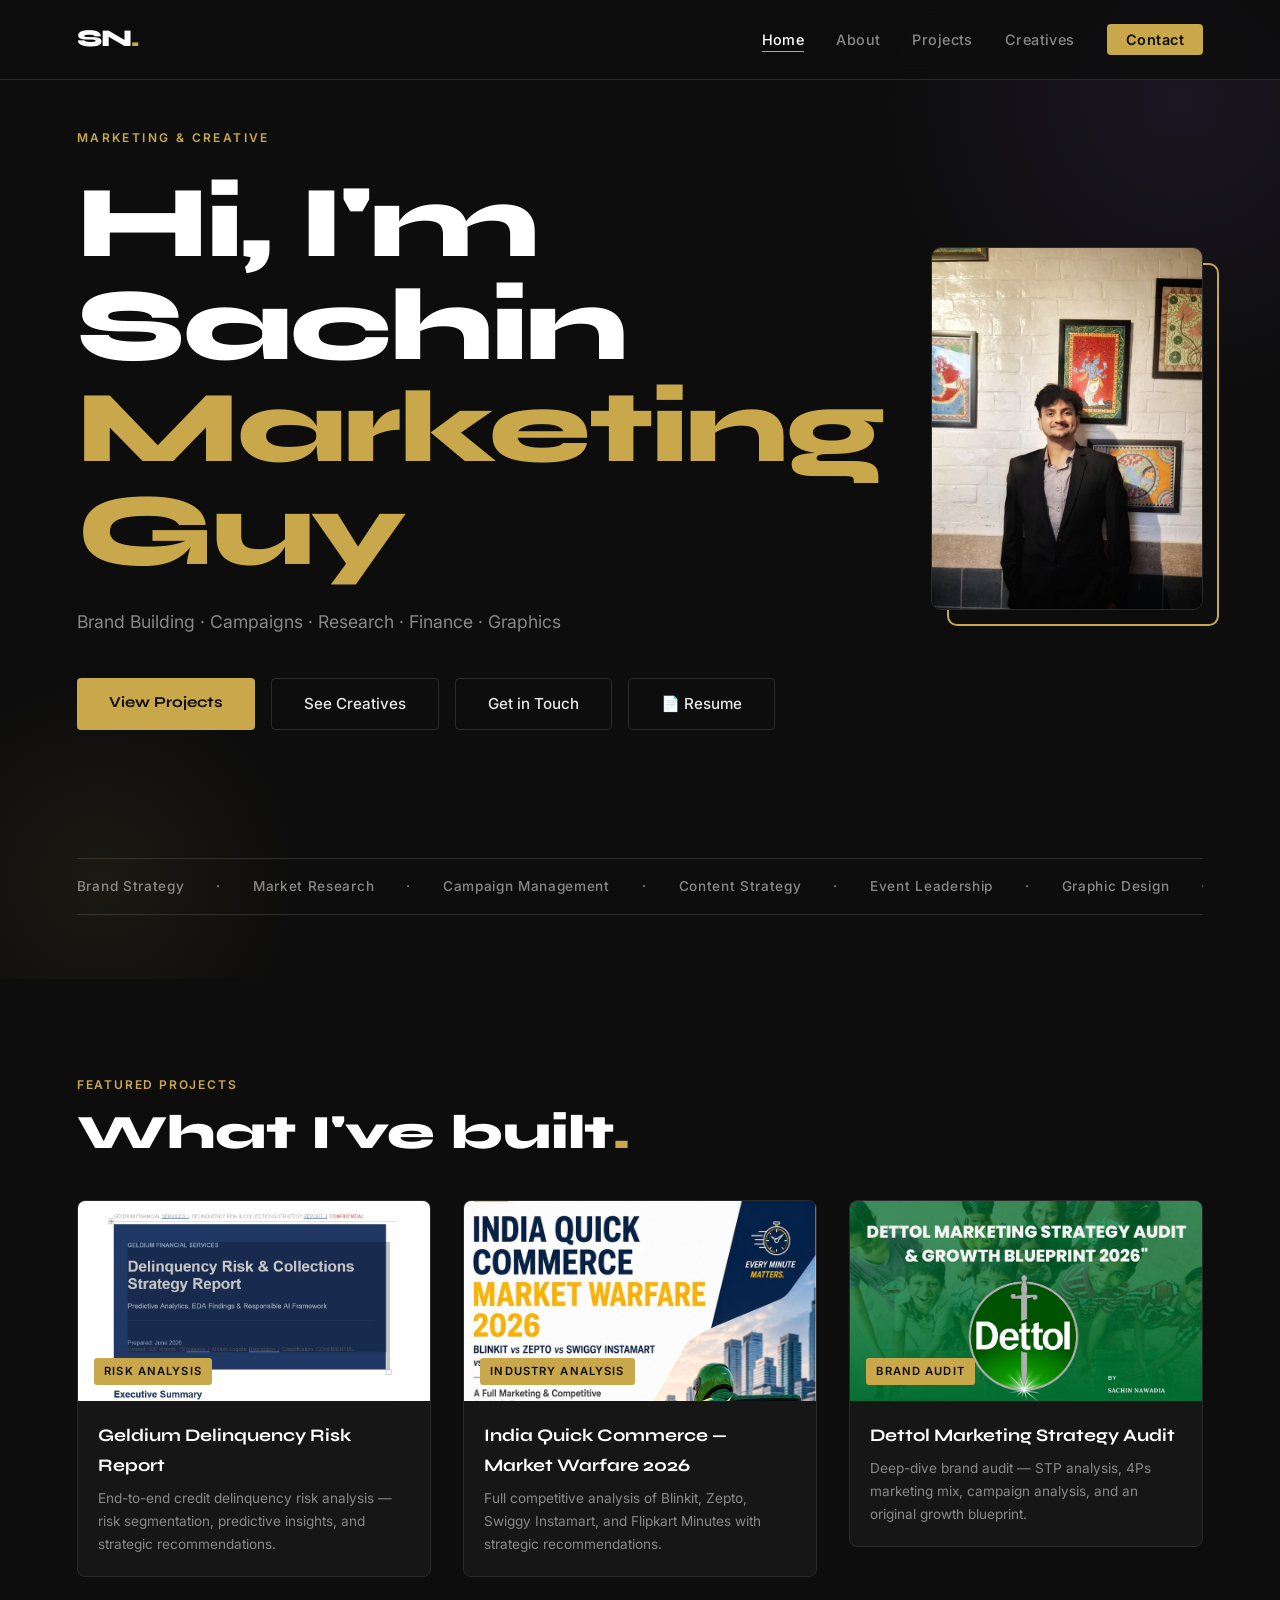
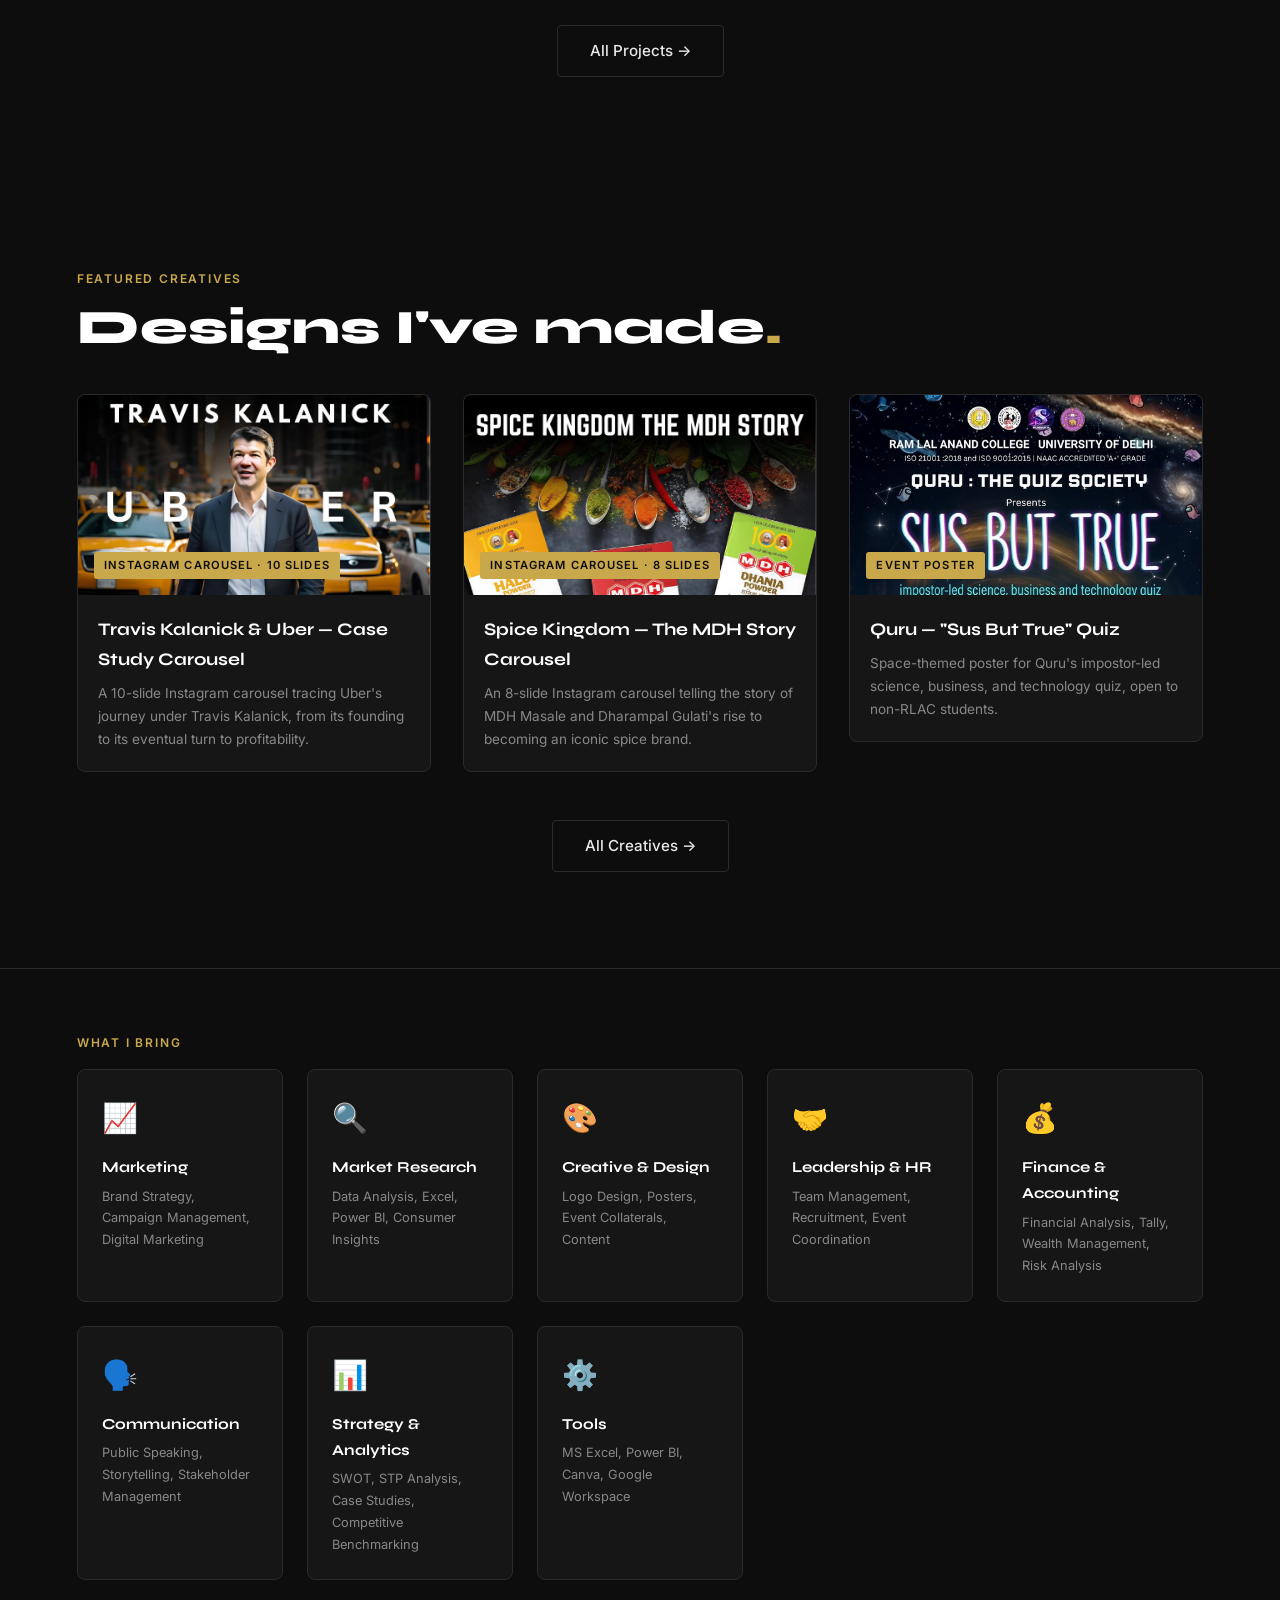
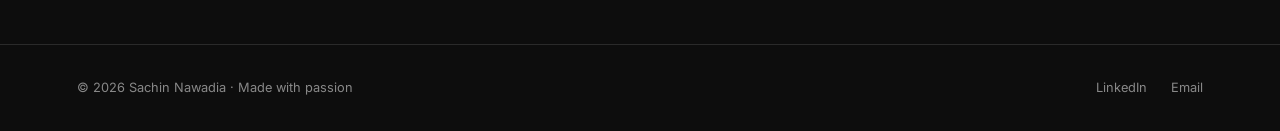
<file: files/index.html>
<!DOCTYPE html>
<html lang="en">
<head>
  <meta charset="UTF-8" />
  <meta name="viewport" content="width=device-width, initial-scale=1.0"/>
  <title>Sachin Nawadia — Portfolio</title>
  <link rel="stylesheet" href="style.css" />
  <link href="https://fonts.googleapis.com/css2?family=Syne:wght@400;600;700;800&family=Inter:wght@300;400;500&display=swap" rel="stylesheet"/>
</head>
<body>

  <nav class="navbar">
    <div class="nav-logo">SN<span class="dot">.</span></div>
    <ul class="nav-links">
      <li><a href="index.html" class="active">Home</a></li>
      <li><a href="about.html">About</a></li>
      <li><a href="projects.html">Projects</a></li>
      <li><a href="creatives.html">Creatives</a></li>
      <li><a href="contact.html" class="nav-cta">Contact</a></li>
    </ul>
    <div class="hamburger" onclick="toggleMenu()">
      <span></span><span></span><span></span>
    </div>
  </nav>

  <div class="mobile-menu" id="mobileMenu">
    <ul>
      <li><a href="index.html" onclick="toggleMenu()">Home</a></li>
      <li><a href="about.html" onclick="toggleMenu()">About</a></li>
      <li><a href="projects.html" onclick="toggleMenu()">Projects</a></li>
      <li><a href="creatives.html" onclick="toggleMenu()">Creatives</a></li>
      <li><a href="contact.html" onclick="toggleMenu()">Contact</a></li>
    </ul>
  </div>

  <!-- HERO -->
  <section class="hero hero-with-photo">
    <div class="hero-text-col">
      <div class="hero-tag reveal">Marketing & Creative</div>
      <h1 class="hero-title reveal">
        Hi, I'm Sachin<br/>
        <span class="highlight">Marketing Guy</span>
      </h1>
      <p class="hero-sub reveal">
        Brand Building · Campaigns · Research · Finance · Graphics
      </p>
      <div class="hero-btns reveal">
        <a href="projects.html" class="btn-primary">View Projects</a>
        <a href="creatives.html" class="btn-ghost">See Creatives</a>
        <a href="contact.html" class="btn-ghost">Get in Touch</a>
        <a href="files/Sachin_Nawadia_Resume.pdf" class="btn-ghost" target="_blank">📄 Resume</a>
      </div>
    </div>
    <div class="hero-photo-col reveal">
      <div class="hero-photo-wrap">
        <img src="sachin-photo.jpg" alt="Sachin Nawadia" class="hero-photo"/>
        <div class="hero-photo-decor"></div>
      </div>
    </div>

    <div class="hero-marquee">
      <div class="marquee-track">
        <span>Brand Strategy</span><span>·</span>
        <span>Market Research</span><span>·</span>
        <span>Campaign Management</span><span>·</span>
        <span>Content Strategy</span><span>·</span>
        <span>Event Leadership</span><span>·</span>
        <span>Graphic Design</span><span>·</span>
        <span>Brand Strategy</span><span>·</span>
        <span>Market Research</span><span>·</span>
        <span>Campaign Management</span><span>·</span>
        <span>Content Strategy</span><span>·</span>
        <span>Event Leadership</span><span>·</span>
        <span>Graphic Design</span><span>·</span>
      </div>
    </div>
  </section>

  <!-- FEATURED -->
  <section class="featured">
    <div class="section-label reveal">Featured Projects</div>
    <h2 class="section-title reveal">What I've built<span class="dot">.</span></h2>
    <div class="work-grid">
      <div class="work-card reveal" onclick="location.href='projects.html'">
        <div class="card-img placeholder-img p1" style="background-image: url('thumb-geldium-report.jpg'); background-size: cover; background-position: top center;">
          <span class="card-category">Risk Analysis</span>
        </div>
        <div class="card-info">
          <h3>Geldium Delinquency Risk Report</h3>
          <p>End-to-end credit delinquency risk analysis — risk segmentation, predictive insights, and strategic recommendations.</p>
        </div>
      </div>
      <div class="work-card reveal" onclick="location.href='projects.html'">
        <div class="card-img placeholder-img p3" style="background-image: url('thumb-quickcommerce.jpg'); background-size: cover; background-position: top center;">
          <span class="card-category">Industry Analysis</span>
        </div>
        <div class="card-info">
          <h3>India Quick Commerce — Market Warfare 2026</h3>
          <p>Full competitive analysis of Blinkit, Zepto, Swiggy Instamart, and Flipkart Minutes with strategic recommendations.</p>
        </div>
      </div>
      <div class="work-card reveal" onclick="location.href='projects.html'">
        <div class="card-img placeholder-img p4" style="background-image: url('thumb-dettol.jpg'); background-size: cover; background-position: top center;">
          <span class="card-category">Brand Audit</span>
        </div>
        <div class="card-info">
          <h3>Dettol Marketing Strategy Audit</h3>
          <p>Deep-dive brand audit — STP analysis, 4Ps marketing mix, campaign analysis, and an original growth blueprint.</p>
        </div>
      </div>
    </div>
    <div class="see-all reveal">
      <a href="projects.html" class="btn-ghost">All Projects →</a>
    </div>
  </section>

  <!-- FEATURED CREATIVES -->
  <section class="featured">
    <div class="section-label reveal">Featured Creatives</div>
    <h2 class="section-title reveal">Designs I've made<span class="dot">.</span></h2>
    <div class="work-grid">
      <div class="work-card reveal" onclick="location.href='creatives.html'">
        <div class="card-img" style="background-image: url('thumb-uber-case-study.jpg'); background-size: cover; background-position: top center;">
          <span class="card-category">Instagram Carousel · 10 Slides</span>
        </div>
        <div class="card-info">
          <h3>Travis Kalanick &amp; Uber — Case Study Carousel</h3>
          <p>A 10-slide Instagram carousel tracing Uber's journey under Travis Kalanick, from its founding to its eventual turn to profitability.</p>
        </div>
      </div>
      <div class="work-card reveal" onclick="location.href='creatives.html'">
        <div class="card-img" style="background-image: url('thumb-mdh-case-study.jpg'); background-size: cover; background-position: top center;">
          <span class="card-category">Instagram Carousel · 8 Slides</span>
        </div>
        <div class="card-info">
          <h3>Spice Kingdom — The MDH Story Carousel</h3>
          <p>An 8-slide Instagram carousel telling the story of MDH Masale and Dharampal Gulati's rise to becoming an iconic spice brand.</p>
        </div>
      </div>
      <div class="work-card reveal" onclick="location.href='creatives.html'">
        <div class="card-img" style="background-image: url('poster-sus-but-true.jpg'); background-size: cover; background-position: top center;">
          <span class="card-category">Event Poster</span>
        </div>
        <div class="card-info">
          <h3>Quru — "Sus But True" Quiz</h3>
          <p>Space-themed poster for Quru's impostor-led science, business, and technology quiz, open to non-RLAC students.</p>
        </div>
      </div>
    </div>
    <div class="see-all reveal">
      <a href="creatives.html" class="btn-ghost">All Creatives →</a>
    </div>
  </section>

  <!-- SKILLS -->
  <section class="skills-section">
    <div class="section-label reveal">What I Bring</div>
    <div class="skills-grid reveal">
      <div class="skill-item">
        <div class="skill-icon">📈</div>
        <h4>Marketing</h4>
        <p>Brand Strategy, Campaign Management, Digital Marketing</p>
      </div>
      <div class="skill-item">
        <div class="skill-icon">🔍</div>
        <h4>Market Research</h4>
        <p>Data Analysis, Excel, Power BI, Consumer Insights</p>
      </div>
      <div class="skill-item">
        <div class="skill-icon">🎨</div>
        <h4>Creative & Design</h4>
        <p>Logo Design, Posters, Event Collaterals, Content</p>
      </div>
      <div class="skill-item">
        <div class="skill-icon">🤝</div>
        <h4>Leadership & HR</h4>
        <p>Team Management, Recruitment, Event Coordination</p>
      </div>
      <div class="skill-item">
        <div class="skill-icon">💰</div>
        <h4>Finance & Accounting</h4>
        <p>Financial Analysis, Tally, Wealth Management, Risk Analysis</p>
      </div>
      <div class="skill-item">
        <div class="skill-icon">🗣️</div>
        <h4>Communication</h4>
        <p>Public Speaking, Storytelling, Stakeholder Management</p>
      </div>
      <div class="skill-item">
        <div class="skill-icon">📊</div>
        <h4>Strategy & Analytics</h4>
        <p>SWOT, STP Analysis, Case Studies, Competitive Benchmarking</p>
      </div>
      <div class="skill-item">
        <div class="skill-icon">⚙️</div>
        <h4>Tools</h4>
        <p>MS Excel, Power BI, Canva, Google Workspace</p>
      </div>
    </div>
  </section>

  <footer class="footer">
    <p>© 2026 Sachin Nawadia · Made with passion</p>
    <div class="footer-links">
      <a href="https://www.linkedin.com/in/sachin-nawadia-37500527b" target="_blank">LinkedIn</a>
      <a href="mailto:sachinnawadia@gmail.com">Email</a>
    </div>
  </footer>

  <script src="script.js"></script>
</body>
</html>
</file>
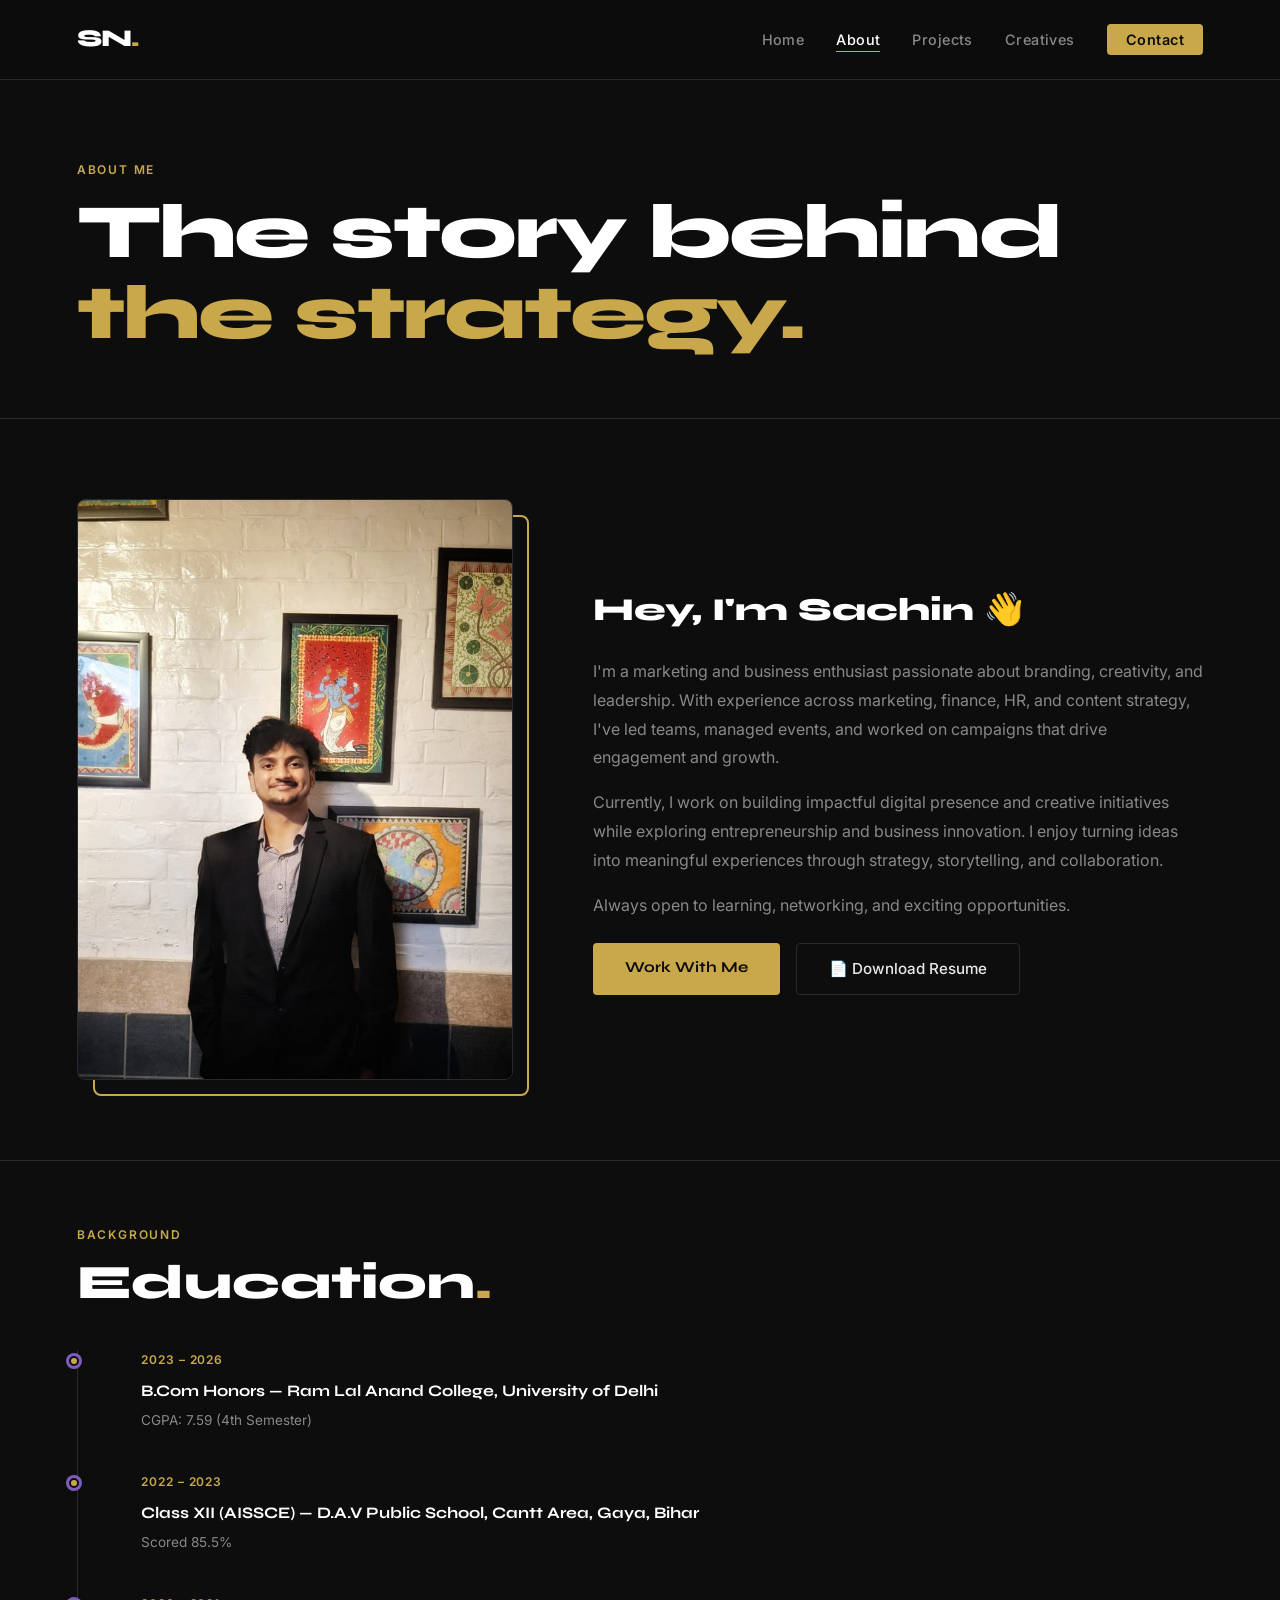
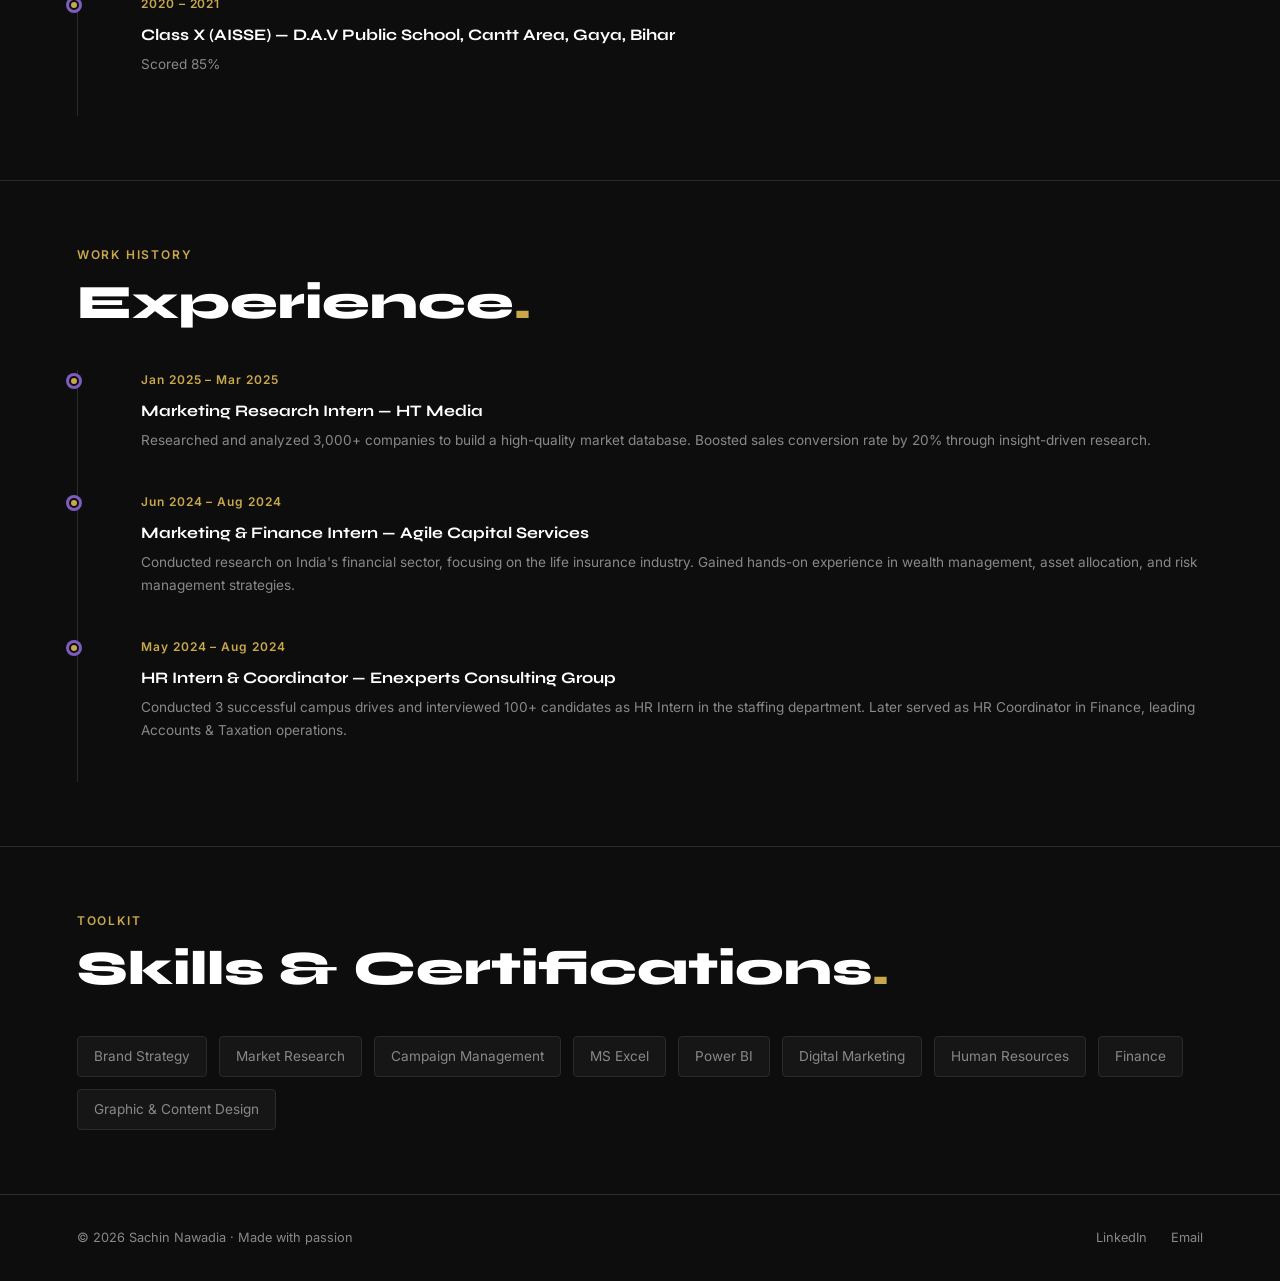
<file: files/about.html>
<!DOCTYPE html>
<html lang="en">
<head>
  <meta charset="UTF-8" />
  <meta name="viewport" content="width=device-width, initial-scale=1.0"/>
  <title>About — Sachin Nawadia</title>
  <link rel="stylesheet" href="style.css" />
  <link href="https://fonts.googleapis.com/css2?family=Syne:wght@400;600;700;800&family=Inter:wght@300;400;500&display=swap" rel="stylesheet"/>
</head>
<body>

  <nav class="navbar">
    <div class="nav-logo">SN<span class="dot">.</span></div>
    <ul class="nav-links">
      <li><a href="index.html">Home</a></li>
      <li><a href="about.html" class="active">About</a></li>
      <li><a href="projects.html">Projects</a></li>
      <li><a href="creatives.html">Creatives</a></li>
      <li><a href="contact.html" class="nav-cta">Contact</a></li>
    </ul>
    <div class="hamburger" onclick="toggleMenu()">
      <span></span><span></span><span></span>
    </div>
  </nav>
  <div class="mobile-menu" id="mobileMenu">
    <ul>
      <li><a href="index.html" onclick="toggleMenu()">Home</a></li>
      <li><a href="about.html" onclick="toggleMenu()">About</a></li>
      <li><a href="projects.html" onclick="toggleMenu()">Projects</a></li>
      <li><a href="creatives.html" onclick="toggleMenu()">Creatives</a></li>
      <li><a href="contact.html" onclick="toggleMenu()">Contact</a></li>
    </ul>
  </div>

  <section class="page-hero">
    <div class="section-label reveal">About Me</div>
    <h1 class="page-title reveal">The story behind<br/><span class="highlight">the strategy.</span></h1>
  </section>

  <section class="about-section">
    <div class="about-grid">
      <div class="about-img-wrap reveal">
        <img src="sachin-photo.jpg" alt="Sachin Nawadia" class="about-photo"/>
        <div class="about-img-decor"></div>
      </div>
      <div class="about-text reveal">
        <h2>Hey, I'm Sachin 👋</h2>
        <p>I'm a marketing and business enthusiast passionate about branding, creativity, and leadership. With experience across marketing, finance, HR, and content strategy, I've led teams, managed events, and worked on campaigns that drive engagement and growth.</p>
        <p>Currently, I work on building impactful digital presence and creative initiatives while exploring entrepreneurship and business innovation. I enjoy turning ideas into meaningful experiences through strategy, storytelling, and collaboration.</p>
        <p>Always open to learning, networking, and exciting opportunities.</p>
        <div style="margin-top:1.5rem;display:flex;gap:1rem;flex-wrap:wrap;">
          <a href="contact.html" class="btn-primary">Work With Me</a>
          <a href="files/Sachin_Nawadia_Resume.pdf" class="btn-ghost" target="_blank">📄 Download Resume</a>
        </div>
      </div>
    </div>
  </section>

  <section class="timeline-section">
    <div class="section-label reveal">Background</div>
    <h2 class="section-title reveal">Education<span class="dot">.</span></h2>
    <div class="timeline">
      <div class="timeline-item reveal">
        <div class="timeline-dot"></div>
        <div class="timeline-year">2023 – 2026</div>
        <div class="timeline-content">
          <h4>B.Com Honors — Ram Lal Anand College, University of Delhi</h4>
          <p>CGPA: 7.59 (4th Semester)</p>
        </div>
      </div>
      <div class="timeline-item reveal">
        <div class="timeline-dot"></div>
        <div class="timeline-year">2022 – 2023</div>
        <div class="timeline-content">
          <h4>Class XII (AISSCE) — D.A.V Public School, Cantt Area, Gaya, Bihar</h4>
          <p>Scored 85.5%</p>
        </div>
      </div>
      <div class="timeline-item reveal">
        <div class="timeline-dot"></div>
        <div class="timeline-year">2020 – 2021</div>
        <div class="timeline-content">
          <h4>Class X (AISSE) — D.A.V Public School, Cantt Area, Gaya, Bihar</h4>
          <p>Scored 85%</p>
        </div>
      </div>
    </div>
  </section>

  <section class="timeline-section">
    <div class="section-label reveal">Work History</div>
    <h2 class="section-title reveal">Experience<span class="dot">.</span></h2>
    <div class="timeline">
      <div class="timeline-item reveal">
        <div class="timeline-dot"></div>
        <div class="timeline-year">Jan 2025 – Mar 2025</div>
        <div class="timeline-content">
          <h4>Marketing Research Intern — HT Media</h4>
          <p>Researched and analyzed 3,000+ companies to build a high-quality market database. Boosted sales conversion rate by 20% through insight-driven research.</p>
        </div>
      </div>
      <div class="timeline-item reveal">
        <div class="timeline-dot"></div>
        <div class="timeline-year">Jun 2024 – Aug 2024</div>
        <div class="timeline-content">
          <h4>Marketing & Finance Intern — Agile Capital Services</h4>
          <p>Conducted research on India's financial sector, focusing on the life insurance industry. Gained hands-on experience in wealth management, asset allocation, and risk management strategies.</p>
        </div>
      </div>
      <div class="timeline-item reveal">
        <div class="timeline-dot"></div>
        <div class="timeline-year">May 2024 – Aug 2024</div>
        <div class="timeline-content">
          <h4>HR Intern & Coordinator — Enexperts Consulting Group</h4>
          <p>Conducted 3 successful campus drives and interviewed 100+ candidates as HR Intern in the staffing department. Later served as HR Coordinator in Finance, leading Accounts & Taxation operations.</p>
        </div>
      </div>
    </div>
  </section>

  <section class="tools-section">
    <div class="section-label reveal">Toolkit</div>
    <h2 class="section-title reveal">Skills &amp; Certifications<span class="dot">.</span></h2>
    <div class="tools-grid reveal">
      <div class="tool-tag">Brand Strategy</div>
      <div class="tool-tag">Market Research</div>
      <div class="tool-tag">Campaign Management</div>
      <div class="tool-tag">MS Excel</div>
      <div class="tool-tag">Power BI</div>
      <div class="tool-tag">Digital Marketing</div>
      <div class="tool-tag">Human Resources</div>
      <div class="tool-tag">Finance</div>
      <div class="tool-tag">Graphic & Content Design</div>
    </div>
  </section>

  <footer class="footer">
    <p>© 2026 Sachin Nawadia · Made with passion</p>
    <div class="footer-links">
      <a href="https://www.linkedin.com/in/sachin-nawadia-37500527b" target="_blank">LinkedIn</a>
      <a href="mailto:sachinnawadia@gmail.com">Email</a>
    </div>
  </footer>

  <script src="script.js"></script>
</body>
</html>
</file>
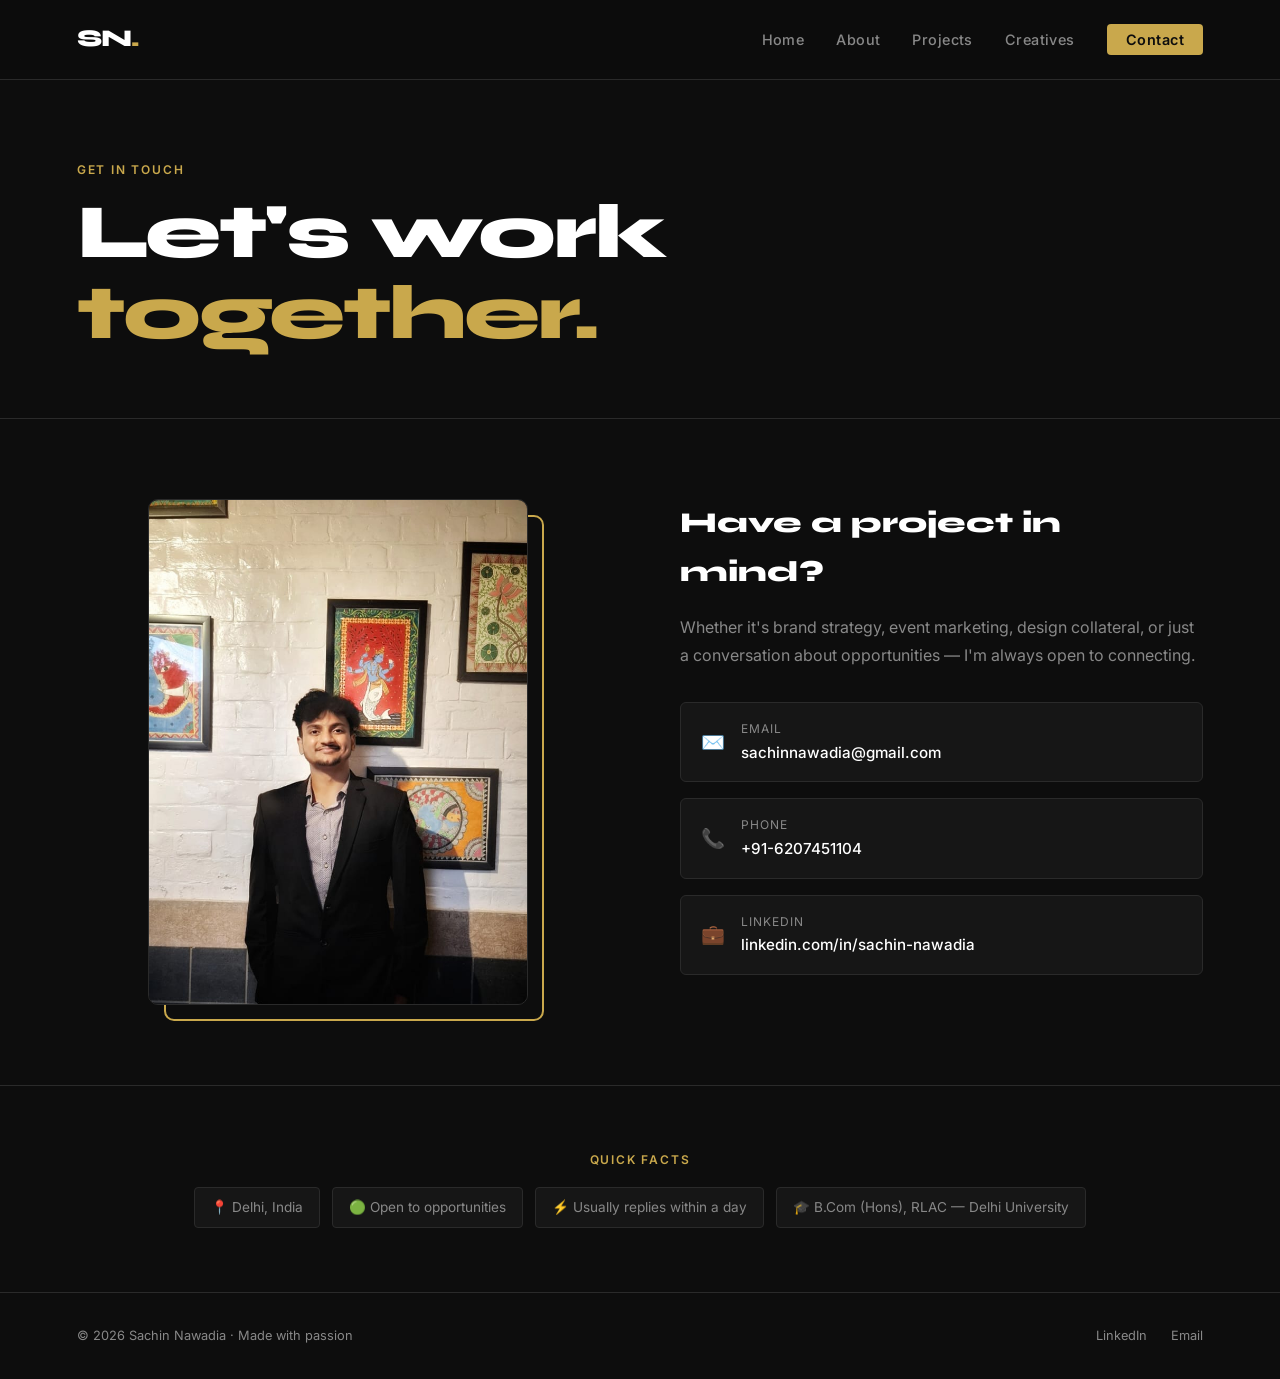
<file: files/contact.html>
<!DOCTYPE html>
<html lang="en">
<head>
  <meta charset="UTF-8" />
  <meta name="viewport" content="width=device-width, initial-scale=1.0"/>
  <title>Contact — Sachin Nawadia</title>
  <link rel="stylesheet" href="style.css" />
  <link href="https://fonts.googleapis.com/css2?family=Syne:wght@400;600;700;800&family=Inter:wght@300;400;500&display=swap" rel="stylesheet"/>
</head>
<body>

  <nav class="navbar">
    <div class="nav-logo">SN<span class="dot">.</span></div>
    <ul class="nav-links">
      <li><a href="index.html">Home</a></li>
      <li><a href="about.html">About</a></li>
      <li><a href="projects.html">Projects</a></li>
      <li><a href="creatives.html">Creatives</a></li>
      <li><a href="contact.html" class="active nav-cta">Contact</a></li>
    </ul>
    <div class="hamburger" onclick="toggleMenu()">
      <span></span><span></span><span></span>
    </div>
  </nav>
  <div class="mobile-menu" id="mobileMenu">
    <ul>
      <li><a href="index.html" onclick="toggleMenu()">Home</a></li>
      <li><a href="about.html" onclick="toggleMenu()">About</a></li>
      <li><a href="projects.html" onclick="toggleMenu()">Projects</a></li>
      <li><a href="creatives.html" onclick="toggleMenu()">Creatives</a></li>
      <li><a href="contact.html" onclick="toggleMenu()">Contact</a></li>
    </ul>
  </div>

  <section class="page-hero">
    <div class="section-label reveal">Get In Touch</div>
    <h1 class="page-title reveal">Let's work<br/><span class="highlight">together.</span></h1>
  </section>

  <section class="contact-section">
    <div class="reveal">
      <div class="hero-photo-wrap" style="max-width: 380px; margin: 0 auto;">
        <img src="sachin-photo.jpg" alt="Sachin Nawadia" class="hero-photo"/>
        <div class="hero-photo-decor"></div>
      </div>
    </div>

    <div class="contact-info reveal">
      <h2>Have a project in mind?</h2>
      <p>Whether it's brand strategy, event marketing, design collateral, or just a conversation about opportunities — I'm always open to connecting.</p>

      <div class="contact-links">
        <a href="mailto:sachinnawadia@gmail.com" class="contact-link-item">
          <span class="icon">✉️</span>
          <div>
            <div class="label">Email</div>
            <div class="value">sachinnawadia@gmail.com</div>
          </div>
        </a>
        <a href="tel:+916207451104" class="contact-link-item">
          <span class="icon">📞</span>
          <div>
            <div class="label">Phone</div>
            <div class="value">+91-6207451104</div>
          </div>
        </a>
        <a href="https://www.linkedin.com/in/sachin-nawadia-37500527b" target="_blank" class="contact-link-item">
          <span class="icon">💼</span>
          <div>
            <div class="label">LinkedIn</div>
            <div class="value">linkedin.com/in/sachin-nawadia</div>
          </div>
        </a>
      </div>
    </div>
  </section>

  <section class="tools-section reveal" style="border-top: 1px solid var(--border); text-align: center;">
    <div class="section-label" style="justify-content:center; display:flex;">Quick Facts</div>
    <div class="tools-grid" style="justify-content: center;">
      <span class="tool-tag">📍 Delhi, India</span>
      <span class="tool-tag">🟢 Open to opportunities</span>
      <span class="tool-tag">⚡ Usually replies within a day</span>
      <span class="tool-tag">🎓 B.Com (Hons), RLAC — Delhi University</span>
    </div>
  </section>

  <footer class="footer">
    <p>© 2026 Sachin Nawadia · Made with passion</p>
    <div class="footer-links">
      <a href="https://www.linkedin.com/in/sachin-nawadia-37500527b" target="_blank">LinkedIn</a>
      <a href="mailto:sachinnawadia@gmail.com">Email</a>
    </div>
  </footer>

  <script src="script.js"></script>
</body>
</html>
</file>
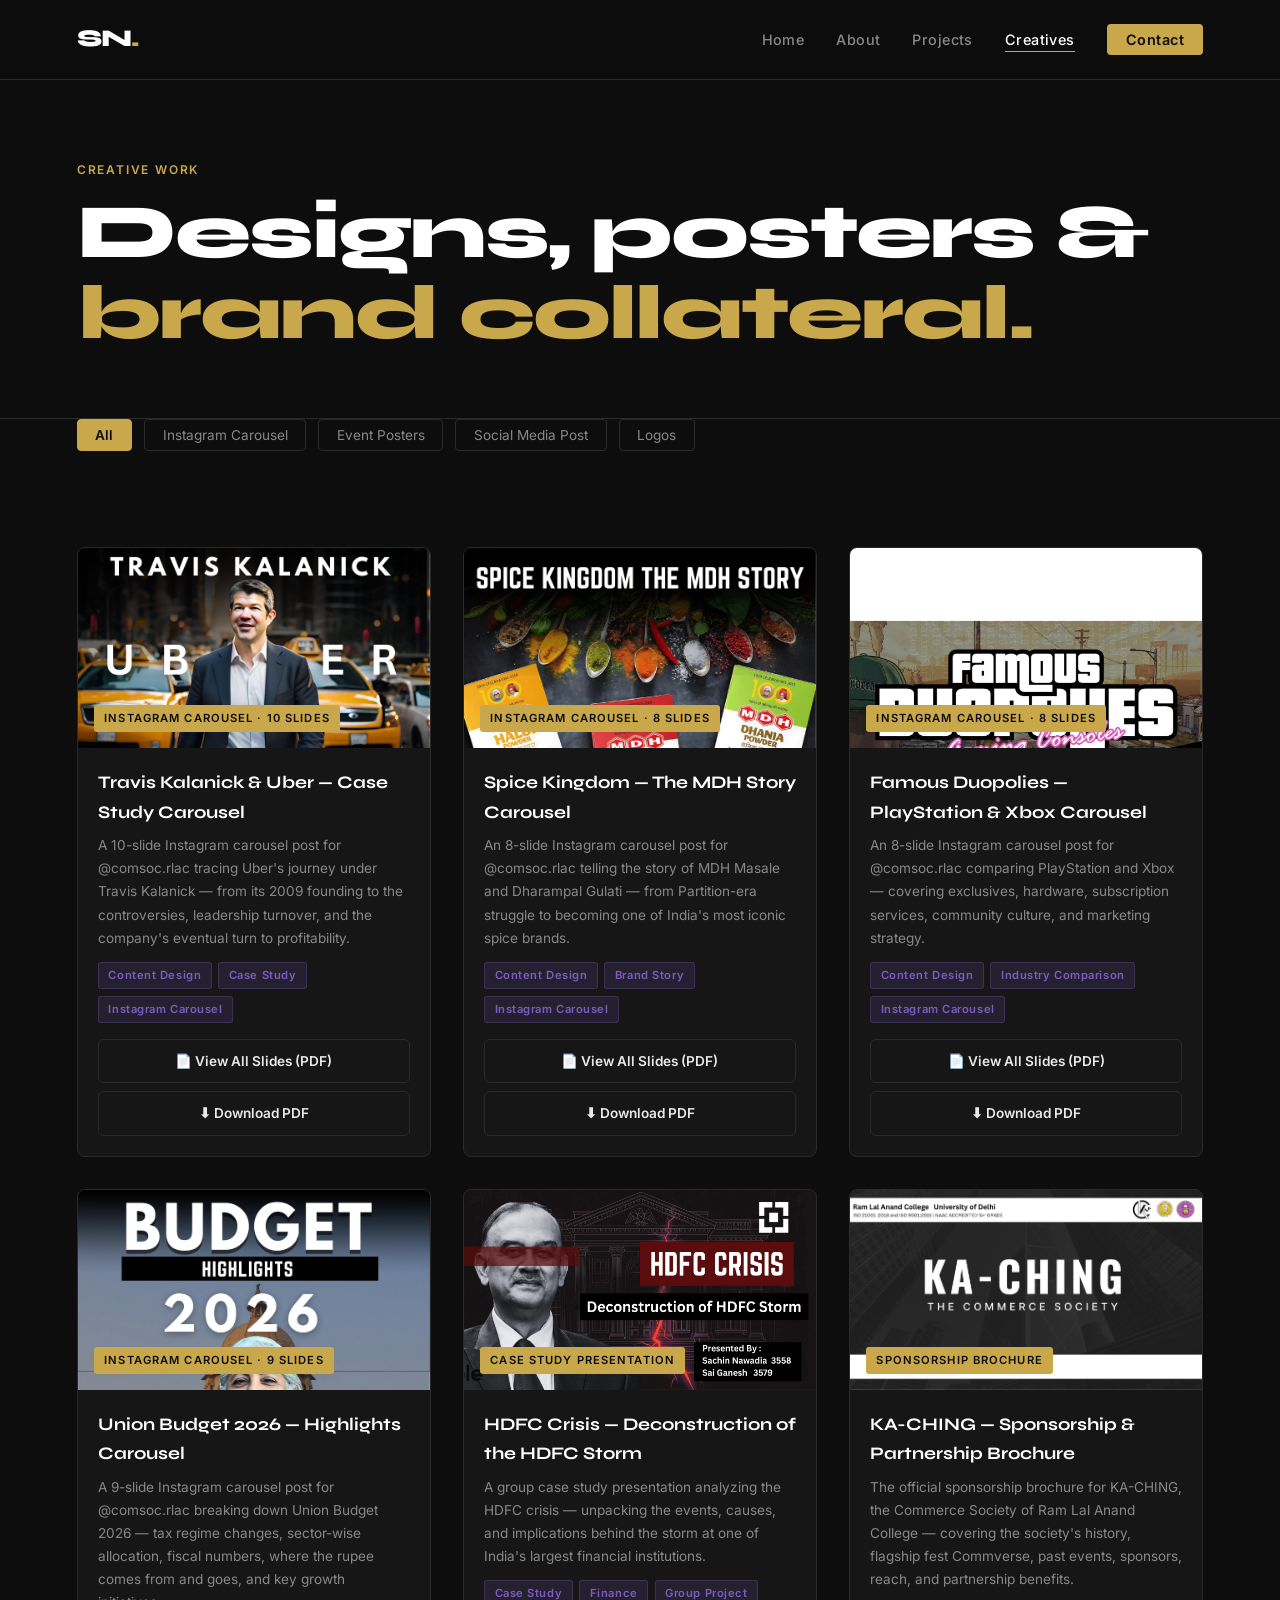
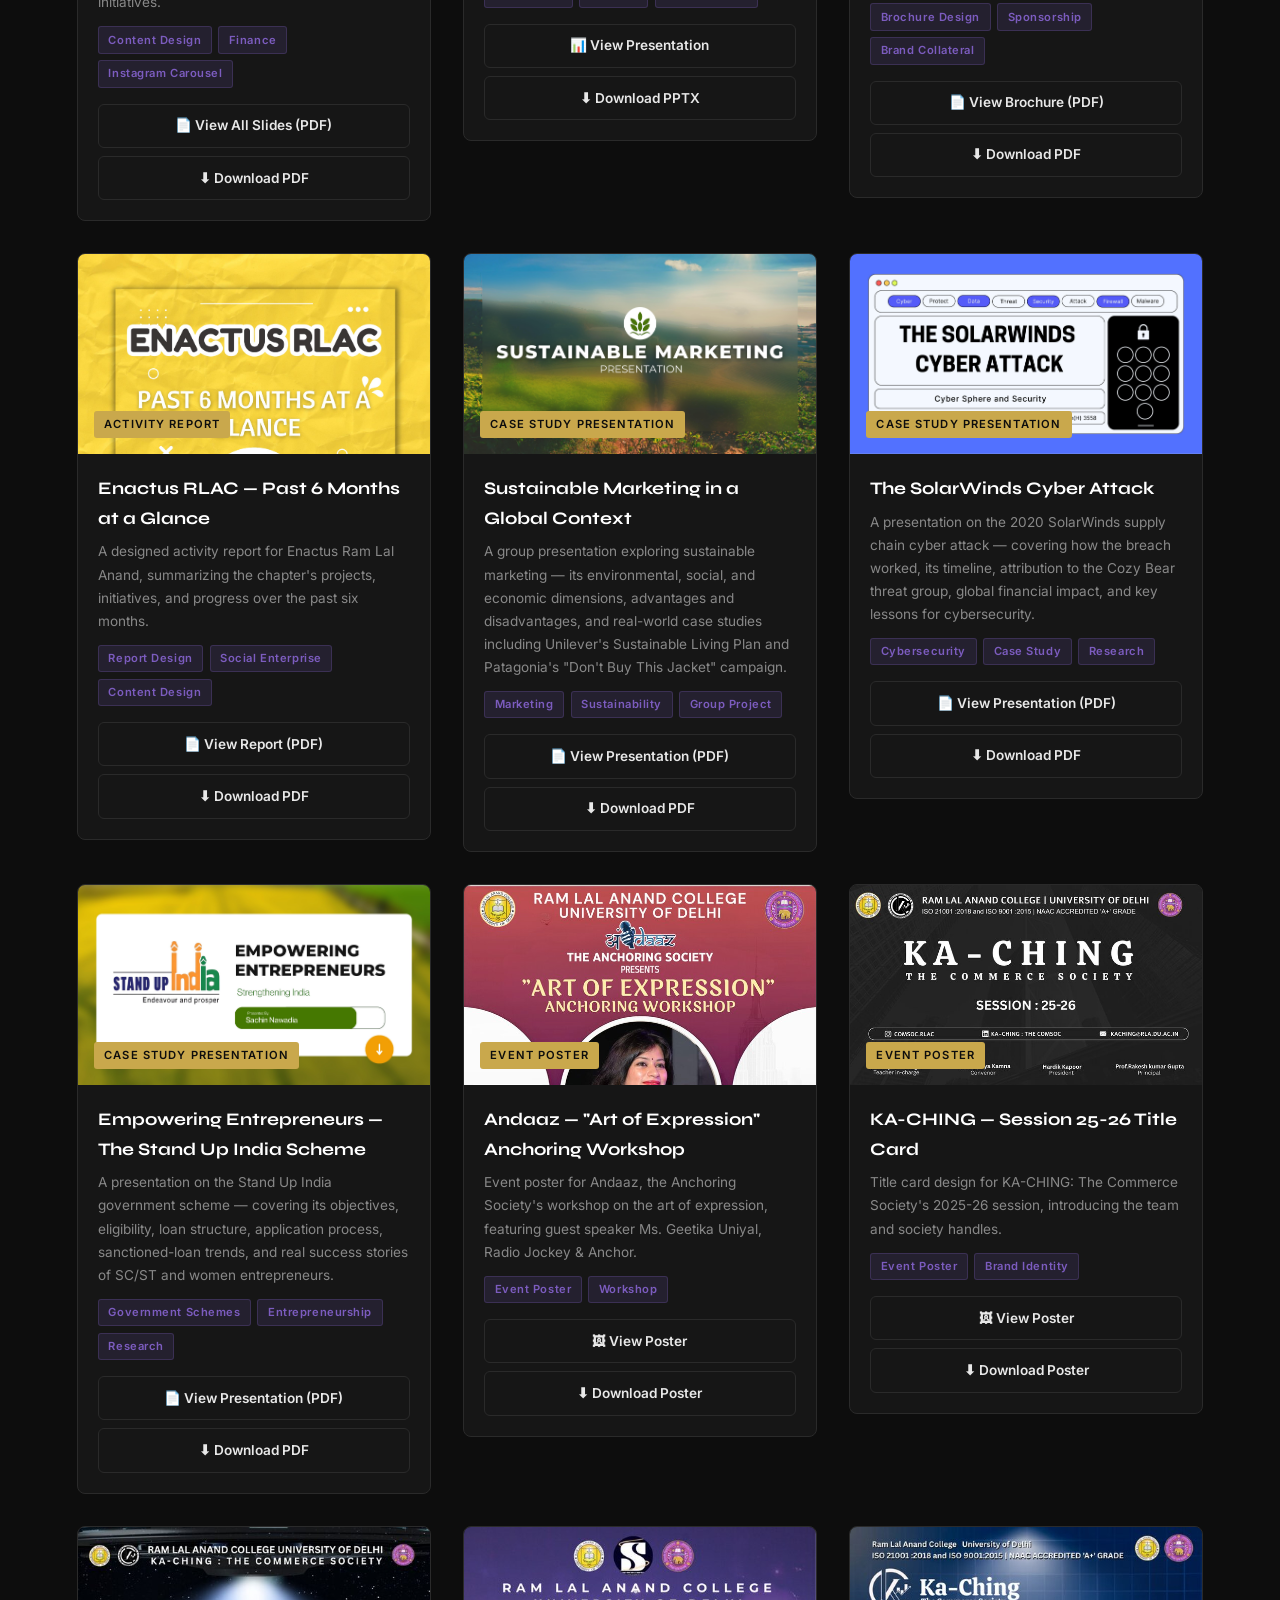
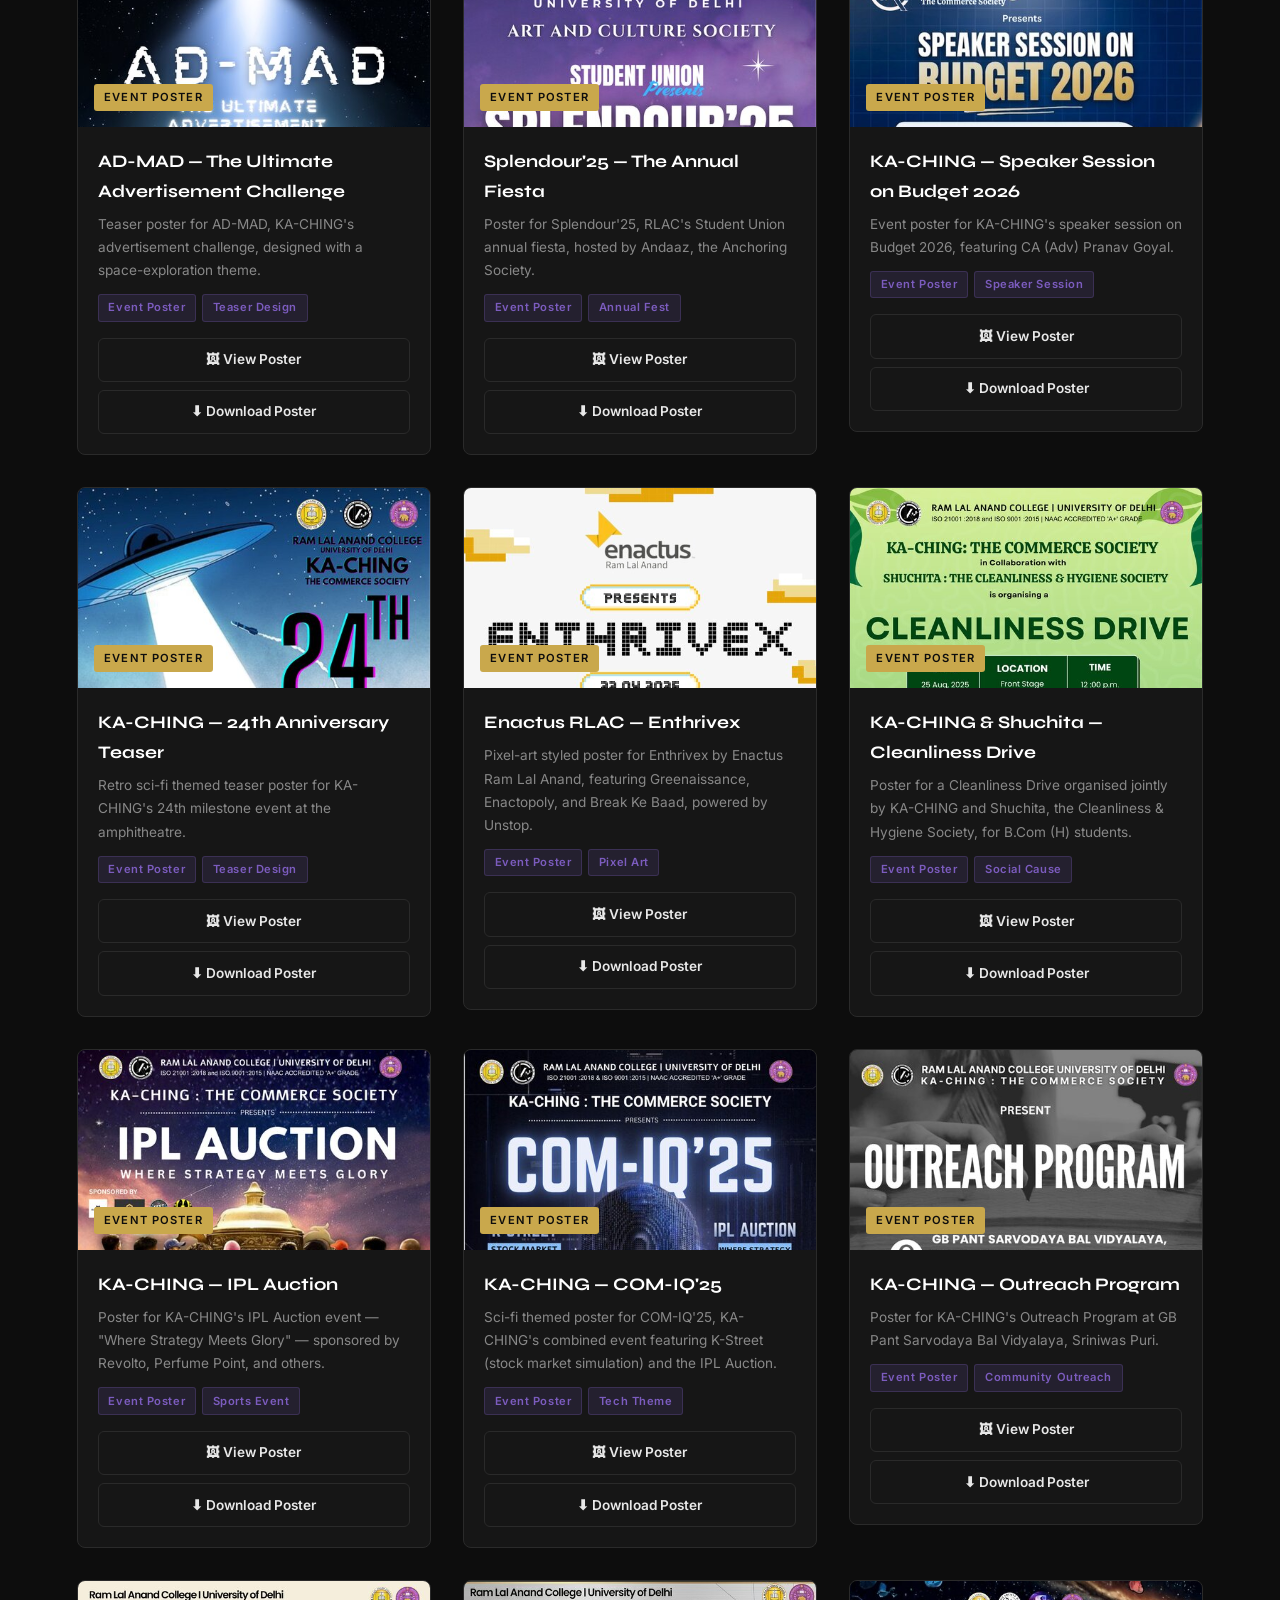
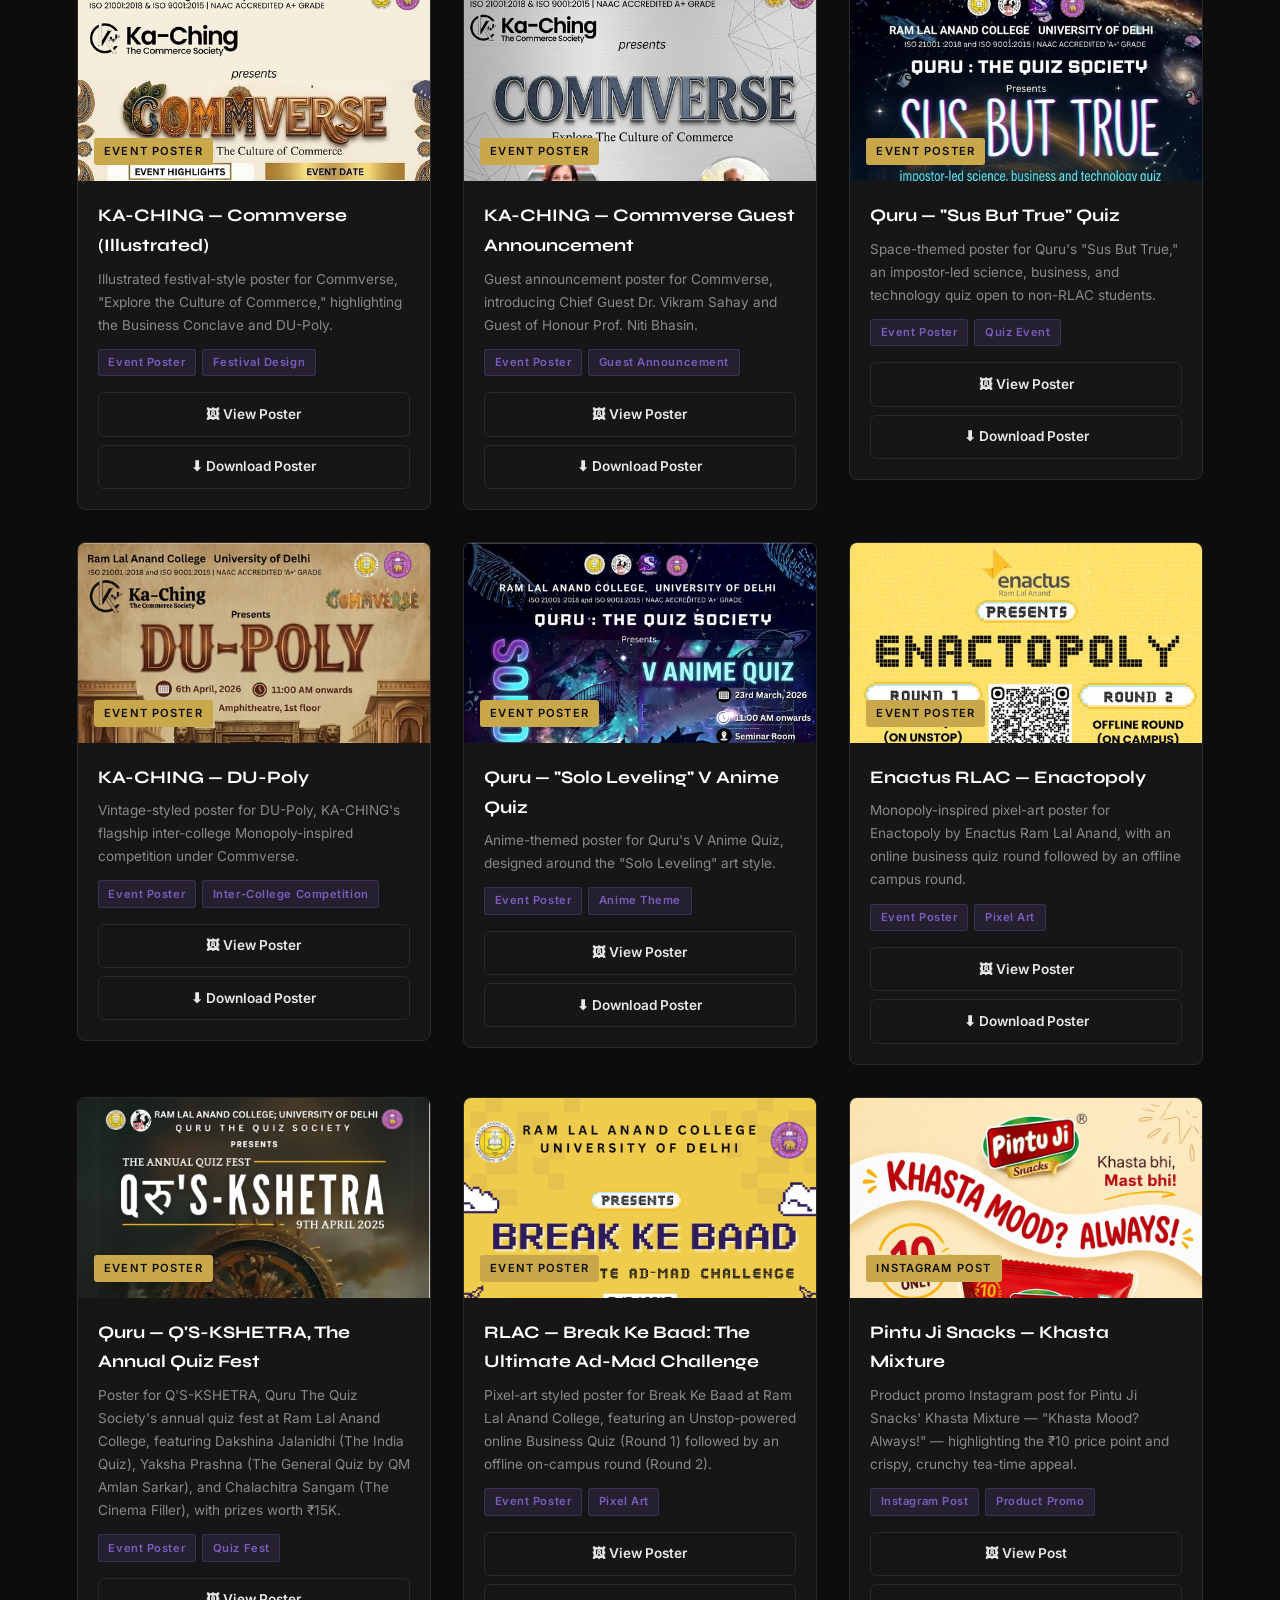
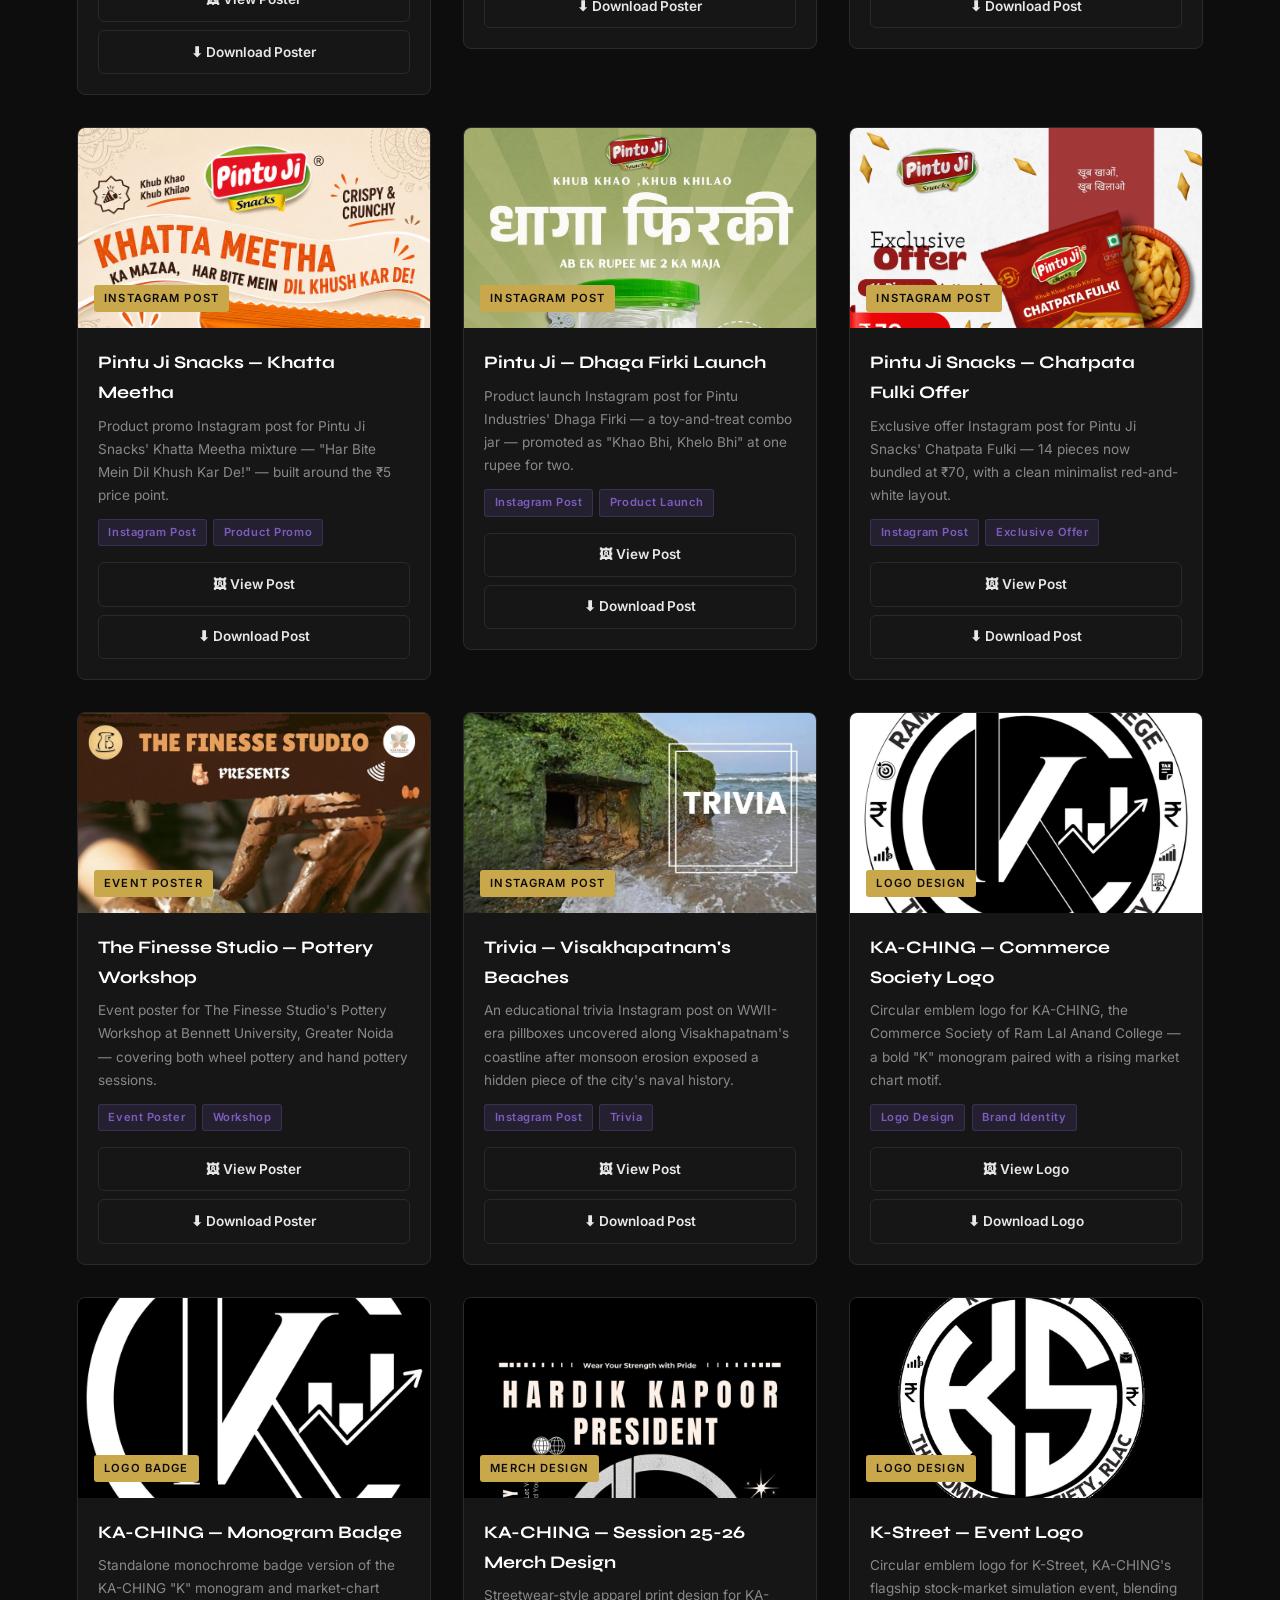
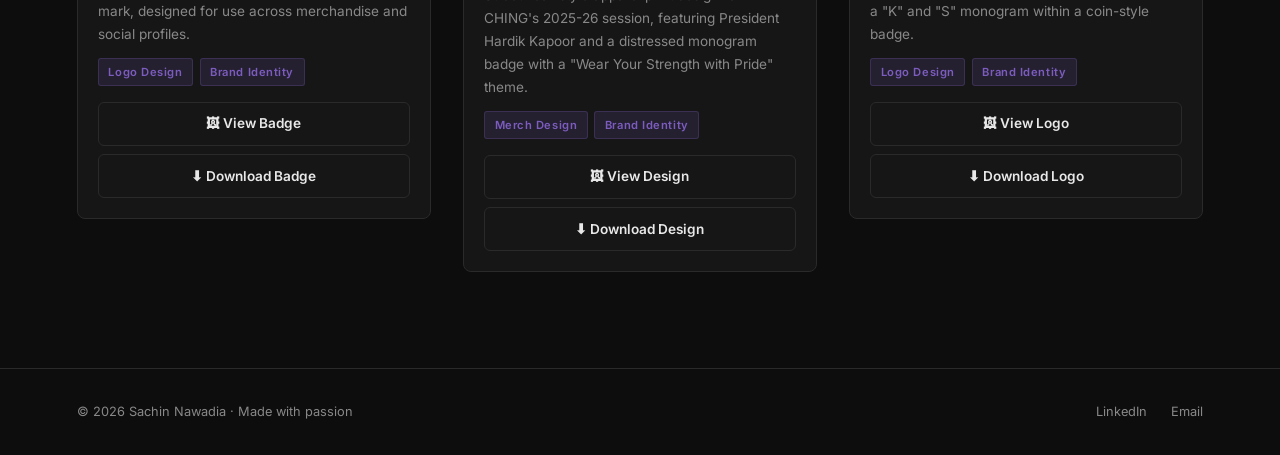
<file: files/creatives.html>
<!DOCTYPE html>
<html lang="en">
<head>
  <meta charset="UTF-8" />
  <meta name="viewport" content="width=device-width, initial-scale=1.0"/>
  <title>Creatives — Sachin Nawadia</title>
  <link rel="stylesheet" href="style.css" />
  <link href="https://fonts.googleapis.com/css2?family=Syne:wght@400;600;700;800&family=Inter:wght@300;400;500&display=swap" rel="stylesheet"/>
</head>
<body>

  <nav class="navbar">
    <div class="nav-logo">SN<span class="dot">.</span></div>
    <ul class="nav-links">
      <li><a href="index.html">Home</a></li>
      <li><a href="about.html">About</a></li>
      <li><a href="projects.html">Projects</a></li>
      <li><a href="creatives.html" class="active">Creatives</a></li>
      <li><a href="contact.html" class="nav-cta">Contact</a></li>
    </ul>
    <div class="hamburger" onclick="toggleMenu()">
      <span></span><span></span><span></span>
    </div>
  </nav>
  <div class="mobile-menu" id="mobileMenu">
    <ul>
      <li><a href="index.html" onclick="toggleMenu()">Home</a></li>
      <li><a href="about.html" onclick="toggleMenu()">About</a></li>
      <li><a href="projects.html" onclick="toggleMenu()">Projects</a></li>
      <li><a href="creatives.html" onclick="toggleMenu()">Creatives</a></li>
      <li><a href="contact.html" onclick="toggleMenu()">Contact</a></li>
    </ul>
  </div>

  <section class="page-hero">
    <div class="section-label reveal">Creative Work</div>
    <h1 class="page-title reveal">Designs, posters &amp;<br/><span class="highlight">brand collateral.</span></h1>
  </section>

  <div class="filter-tabs reveal" style="padding: 0 6%; max-width: 1300px; margin: 0 auto 0;">
    <button class="filter-btn active" data-filter="all">All</button>
    <button class="filter-btn" data-filter="carousel">Instagram Carousel</button>
    <button class="filter-btn" data-filter="poster">Event Posters</button>
    <button class="filter-btn" data-filter="social">Social Media Post</button>
    <button class="filter-btn" data-filter="logo">Logos</button>
  </div>

  <section class="graphic-section">
    <div class="graphic-grid" id="graphicGrid">

      <!-- Uber Case Study Carousel Post -->
      <div class="graphic-card reveal" data-category="carousel">
        <div class="card-img" style="background-image: url('thumb-uber-case-study.jpg'); background-size: cover; background-position: top center;">
          <span class="card-category">Instagram Carousel · 10 Slides</span>
        </div>
        <div class="card-info">
          <h3>Travis Kalanick & Uber — Case Study Carousel</h3>
          <p>A 10-slide Instagram carousel post for @comsoc.rlac tracing Uber's journey under Travis Kalanick — from its 2009 founding to the controversies, leadership turnover, and the company's eventual turn to profitability.</p>
          <div class="card-tags">
            <span class="tag">Content Design</span>
            <span class="tag">Case Study</span>
            <span class="tag">Instagram Carousel</span>
          </div>
          <div class="project-links">
            <a href="files/Uber_Case_Study.pdf" class="project-link" target="_blank">📄 View All Slides (PDF)</a>
            <a href="files/Uber_Case_Study.pdf" class="project-link" download>⬇ Download PDF</a>
          </div>
        </div>
      </div>

      <!-- MDH Case Study Carousel Post -->
      <div class="graphic-card reveal" data-category="carousel">
        <div class="card-img" style="background-image: url('thumb-mdh-case-study.jpg'); background-size: cover; background-position: top center;">
          <span class="card-category">Instagram Carousel · 8 Slides</span>
        </div>
        <div class="card-info">
          <h3>Spice Kingdom — The MDH Story Carousel</h3>
          <p>An 8-slide Instagram carousel post for @comsoc.rlac telling the story of MDH Masale and Dharampal Gulati — from Partition-era struggle to becoming one of India's most iconic spice brands.</p>
          <div class="card-tags">
            <span class="tag">Content Design</span>
            <span class="tag">Brand Story</span>
            <span class="tag">Instagram Carousel</span>
          </div>
          <div class="project-links">
            <a href="files/MDH_Case_Study.pdf" class="project-link" target="_blank">📄 View All Slides (PDF)</a>
            <a href="files/MDH_Case_Study.pdf" class="project-link" download>⬇ Download PDF</a>
          </div>
        </div>
      </div>

      <!-- PlayStation vs Xbox Carousel Post -->
      <div class="graphic-card reveal" data-category="carousel">
        <div class="card-img" style="background-image: url('thumb-ps-vs-xbox.jpg'); background-size: cover; background-position: top center;">
          <span class="card-category">Instagram Carousel · 8 Slides</span>
        </div>
        <div class="card-info">
          <h3>Famous Duopolies — PlayStation & Xbox Carousel</h3>
          <p>An 8-slide Instagram carousel post for @comsoc.rlac comparing PlayStation and Xbox — covering exclusives, hardware, subscription services, community culture, and marketing strategy.</p>
          <div class="card-tags">
            <span class="tag">Content Design</span>
            <span class="tag">Industry Comparison</span>
            <span class="tag">Instagram Carousel</span>
          </div>
          <div class="project-links">
            <a href="files/PlayStation_vs_Xbox_Case_Study.pdf" class="project-link" target="_blank">📄 View All Slides (PDF)</a>
            <a href="files/PlayStation_vs_Xbox_Case_Study.pdf" class="project-link" download>⬇ Download PDF</a>
          </div>
        </div>
      </div>

      <!-- Budget 2026 Highlights Carousel Post -->
      <div class="graphic-card reveal" data-category="carousel">
        <div class="card-img" style="background-image: url('thumb-budget-2026.jpg'); background-size: cover; background-position: top center;">
          <span class="card-category">Instagram Carousel · 9 Slides</span>
        </div>
        <div class="card-info">
          <h3>Union Budget 2026 — Highlights Carousel</h3>
          <p>A 9-slide Instagram carousel post for @comsoc.rlac breaking down Union Budget 2026 — tax regime changes, sector-wise allocation, fiscal numbers, where the rupee comes from and goes, and key growth initiatives.</p>
          <div class="card-tags">
            <span class="tag">Content Design</span>
            <span class="tag">Finance</span>
            <span class="tag">Instagram Carousel</span>
          </div>
          <div class="project-links">
            <a href="files/Budget_2026_Highlights.pdf" class="project-link" target="_blank">📄 View All Slides (PDF)</a>
            <a href="files/Budget_2026_Highlights.pdf" class="project-link" download>⬇ Download PDF</a>
          </div>
        </div>
      </div>

      <!-- HDFC Crisis Case Study Presentation -->
      <div class="graphic-card reveal" data-category="presentation">
        <div class="card-img" style="background-image: url('thumb-hdfc-crisis.jpg'); background-size: cover; background-position: top center;">
          <span class="card-category">Case Study Presentation</span>
        </div>
        <div class="card-info">
          <h3>HDFC Crisis — Deconstruction of the HDFC Storm</h3>
          <p>A group case study presentation analyzing the HDFC crisis — unpacking the events, causes, and implications behind the storm at one of India's largest financial institutions.</p>
          <div class="card-tags">
            <span class="tag">Case Study</span>
            <span class="tag">Finance</span>
            <span class="tag">Group Project</span>
          </div>
          <div class="project-links">
            <a href="files/HDFC_Crisis_Case_Study.pptx" class="project-link" target="_blank">📊 View Presentation</a>
            <a href="files/HDFC_Crisis_Case_Study.pptx" class="project-link" download>⬇ Download PPTX</a>
          </div>
        </div>
      </div>

      <!-- KA-CHING Brochure -->
      <div class="graphic-card reveal" data-category="brochure">
        <div class="card-img" style="background-image: url('thumb-kaching-brochure.jpg'); background-size: cover; background-position: top center;">
          <span class="card-category">Sponsorship Brochure</span>
        </div>
        <div class="card-info">
          <h3>KA-CHING — Sponsorship & Partnership Brochure</h3>
          <p>The official sponsorship brochure for KA-CHING, the Commerce Society of Ram Lal Anand College — covering the society's history, flagship fest Commverse, past events, sponsors, reach, and partnership benefits.</p>
          <div class="card-tags">
            <span class="tag">Brochure Design</span>
            <span class="tag">Sponsorship</span>
            <span class="tag">Brand Collateral</span>
          </div>
          <div class="project-links">
            <a href="files/KA-CHING_Brochure.pdf" class="project-link" target="_blank">📄 View Brochure (PDF)</a>
            <a href="files/KA-CHING_Brochure.pdf" class="project-link" download>⬇ Download PDF</a>
          </div>
        </div>
      </div>

      <!-- Enactus RLAC Report -->
      <div class="graphic-card reveal" data-category="report">
        <div class="card-img" style="background-image: url('thumb-enactus-report.jpg'); background-size: cover; background-position: top center;">
          <span class="card-category">Activity Report</span>
        </div>
        <div class="card-info">
          <h3>Enactus RLAC — Past 6 Months at a Glance</h3>
          <p>A designed activity report for Enactus Ram Lal Anand, summarizing the chapter's projects, initiatives, and progress over the past six months.</p>
          <div class="card-tags">
            <span class="tag">Report Design</span>
            <span class="tag">Social Enterprise</span>
            <span class="tag">Content Design</span>
          </div>
          <div class="project-links">
            <a href="files/Enactus_Report.pdf" class="project-link" target="_blank">📄 View Report (PDF)</a>
            <a href="files/Enactus_Report.pdf" class="project-link" download>⬇ Download PDF</a>
          </div>
        </div>
      </div>

      <!-- Sustainable Marketing Presentation -->
      <div class="graphic-card reveal" data-category="presentation">
        <div class="card-img" style="background-image: url('thumb-sustainable-marketing.jpg'); background-size: cover; background-position: top center;">
          <span class="card-category">Case Study Presentation</span>
        </div>
        <div class="card-info">
          <h3>Sustainable Marketing in a Global Context</h3>
          <p>A group presentation exploring sustainable marketing — its environmental, social, and economic dimensions, advantages and disadvantages, and real-world case studies including Unilever's Sustainable Living Plan and Patagonia's "Don't Buy This Jacket" campaign.</p>
          <div class="card-tags">
            <span class="tag">Marketing</span>
            <span class="tag">Sustainability</span>
            <span class="tag">Group Project</span>
          </div>
          <div class="project-links">
            <a href="files/Sustainable_Marketing_Presentation.pdf" class="project-link" target="_blank">📄 View Presentation (PDF)</a>
            <a href="files/Sustainable_Marketing_Presentation.pdf" class="project-link" download>⬇ Download PDF</a>
          </div>
        </div>
      </div>

      <!-- SolarWinds Cyber Attack Presentation -->
      <div class="graphic-card reveal" data-category="presentation">
        <div class="card-img" style="background-image: url('thumb-solarwinds-attack.jpg'); background-size: cover; background-position: top center;">
          <span class="card-category">Case Study Presentation</span>
        </div>
        <div class="card-info">
          <h3>The SolarWinds Cyber Attack</h3>
          <p>A presentation on the 2020 SolarWinds supply chain cyber attack — covering how the breach worked, its timeline, attribution to the Cozy Bear threat group, global financial impact, and key lessons for cybersecurity.</p>
          <div class="card-tags">
            <span class="tag">Cybersecurity</span>
            <span class="tag">Case Study</span>
            <span class="tag">Research</span>
          </div>
          <div class="project-links">
            <a href="files/SolarWinds_Cyber_Attack.pdf" class="project-link" target="_blank">📄 View Presentation (PDF)</a>
            <a href="files/SolarWinds_Cyber_Attack.pdf" class="project-link" download>⬇ Download PDF</a>
          </div>
        </div>
      </div>

      <!-- Stand Up India Presentation -->
      <div class="graphic-card reveal" data-category="presentation">
        <div class="card-img" style="background-image: url('thumb-standup-india.jpg'); background-size: cover; background-position: top center;">
          <span class="card-category">Case Study Presentation</span>
        </div>
        <div class="card-info">
          <h3>Empowering Entrepreneurs — The Stand Up India Scheme</h3>
          <p>A presentation on the Stand Up India government scheme — covering its objectives, eligibility, loan structure, application process, sanctioned-loan trends, and real success stories of SC/ST and women entrepreneurs.</p>
          <div class="card-tags">
            <span class="tag">Government Schemes</span>
            <span class="tag">Entrepreneurship</span>
            <span class="tag">Research</span>
          </div>
          <div class="project-links">
            <a href="files/Stand_Up_India_Presentation.pdf" class="project-link" target="_blank">📄 View Presentation (PDF)</a>
            <a href="files/Stand_Up_India_Presentation.pdf" class="project-link" download>⬇ Download PDF</a>
          </div>
        </div>
      </div>

      <!-- EVENT POSTERS -->

      <div class="graphic-card reveal" data-category="poster">
        <div class="card-img" style="background-image: url('poster-andaaz-workshop.jpg'); background-size: cover; background-position: top center;">
          <span class="card-category">Event Poster</span>
        </div>
        <div class="card-info">
          <h3>Andaaz — "Art of Expression" Anchoring Workshop</h3>
          <p>Event poster for Andaaz, the Anchoring Society's workshop on the art of expression, featuring guest speaker Ms. Geetika Uniyal, Radio Jockey & Anchor.</p>
          <div class="card-tags">
            <span class="tag">Event Poster</span>
            <span class="tag">Workshop</span>
          </div>
          <div class="project-links">
            <a href="files/poster-andaaz-workshop.jpg" class="project-link" target="_blank">🖼 View Poster</a>
            <a href="files/poster-andaaz-workshop.jpg" class="project-link" download>⬇ Download Poster</a>
          </div>
        </div>
      </div>

      <div class="graphic-card reveal" data-category="poster">
        <div class="card-img" style="background-image: url('poster-kaching-session2526.jpg'); background-size: cover; background-position: top center;">
          <span class="card-category">Event Poster</span>
        </div>
        <div class="card-info">
          <h3>KA-CHING — Session 25-26 Title Card</h3>
          <p>Title card design for KA-CHING: The Commerce Society's 2025-26 session, introducing the team and society handles.</p>
          <div class="card-tags">
            <span class="tag">Event Poster</span>
            <span class="tag">Brand Identity</span>
          </div>
          <div class="project-links">
            <a href="files/poster-kaching-session2526.jpg" class="project-link" target="_blank">🖼 View Poster</a>
            <a href="files/poster-kaching-session2526.jpg" class="project-link" download>⬇ Download Poster</a>
          </div>
        </div>
      </div>

      <div class="graphic-card reveal" data-category="poster">
        <div class="card-img" style="background-image: url('poster-admad.jpg'); background-size: cover; background-position: top center;">
          <span class="card-category">Event Poster</span>
        </div>
        <div class="card-info">
          <h3>AD-MAD — The Ultimate Advertisement Challenge</h3>
          <p>Teaser poster for AD-MAD, KA-CHING's advertisement challenge, designed with a space-exploration theme.</p>
          <div class="card-tags">
            <span class="tag">Event Poster</span>
            <span class="tag">Teaser Design</span>
          </div>
          <div class="project-links">
            <a href="files/poster-admad.jpg" class="project-link" target="_blank">🖼 View Poster</a>
            <a href="files/poster-admad.jpg" class="project-link" download>⬇ Download Poster</a>
          </div>
        </div>
      </div>

      <div class="graphic-card reveal" data-category="poster">
        <div class="card-img" style="background-image: url('poster-splendour25.jpg'); background-size: cover; background-position: top center;">
          <span class="card-category">Event Poster</span>
        </div>
        <div class="card-info">
          <h3>Splendour'25 — The Annual Fiesta</h3>
          <p>Poster for Splendour'25, RLAC's Student Union annual fiesta, hosted by Andaaz, the Anchoring Society.</p>
          <div class="card-tags">
            <span class="tag">Event Poster</span>
            <span class="tag">Annual Fest</span>
          </div>
          <div class="project-links">
            <a href="files/poster-splendour25.jpg" class="project-link" target="_blank">🖼 View Poster</a>
            <a href="files/poster-splendour25.jpg" class="project-link" download>⬇ Download Poster</a>
          </div>
        </div>
      </div>

      <div class="graphic-card reveal" data-category="poster">
        <div class="card-img" style="background-image: url('poster-budget-speaker.jpg'); background-size: cover; background-position: top center;">
          <span class="card-category">Event Poster</span>
        </div>
        <div class="card-info">
          <h3>KA-CHING — Speaker Session on Budget 2026</h3>
          <p>Event poster for KA-CHING's speaker session on Budget 2026, featuring CA (Adv) Pranav Goyal.</p>
          <div class="card-tags">
            <span class="tag">Event Poster</span>
            <span class="tag">Speaker Session</span>
          </div>
          <div class="project-links">
            <a href="files/poster-budget-speaker.jpg" class="project-link" target="_blank">🖼 View Poster</a>
            <a href="files/poster-budget-speaker.jpg" class="project-link" download>⬇ Download Poster</a>
          </div>
        </div>
      </div>

      <div class="graphic-card reveal" data-category="poster">
        <div class="card-img" style="background-image: url('poster-24th-anniversary.jpg'); background-size: cover; background-position: top center;">
          <span class="card-category">Event Poster</span>
        </div>
        <div class="card-info">
          <h3>KA-CHING — 24th Anniversary Teaser</h3>
          <p>Retro sci-fi themed teaser poster for KA-CHING's 24th milestone event at the amphitheatre.</p>
          <div class="card-tags">
            <span class="tag">Event Poster</span>
            <span class="tag">Teaser Design</span>
          </div>
          <div class="project-links">
            <a href="files/poster-24th-anniversary.jpg" class="project-link" target="_blank">🖼 View Poster</a>
            <a href="files/poster-24th-anniversary.jpg" class="project-link" download>⬇ Download Poster</a>
          </div>
        </div>
      </div>

      <div class="graphic-card reveal" data-category="poster">
        <div class="card-img" style="background-image: url('poster-enthrivex.jpg'); background-size: cover; background-position: top center;">
          <span class="card-category">Event Poster</span>
        </div>
        <div class="card-info">
          <h3>Enactus RLAC — Enthrivex</h3>
          <p>Pixel-art styled poster for Enthrivex by Enactus Ram Lal Anand, featuring Greenaissance, Enactopoly, and Break Ke Baad, powered by Unstop.</p>
          <div class="card-tags">
            <span class="tag">Event Poster</span>
            <span class="tag">Pixel Art</span>
          </div>
          <div class="project-links">
            <a href="files/poster-enthrivex.jpg" class="project-link" target="_blank">🖼 View Poster</a>
            <a href="files/poster-enthrivex.jpg" class="project-link" download>⬇ Download Poster</a>
          </div>
        </div>
      </div>

      <div class="graphic-card reveal" data-category="poster">
        <div class="card-img" style="background-image: url('poster-cleanliness-drive.jpg'); background-size: cover; background-position: top center;">
          <span class="card-category">Event Poster</span>
        </div>
        <div class="card-info">
          <h3>KA-CHING & Shuchita — Cleanliness Drive</h3>
          <p>Poster for a Cleanliness Drive organised jointly by KA-CHING and Shuchita, the Cleanliness & Hygiene Society, for B.Com (H) students.</p>
          <div class="card-tags">
            <span class="tag">Event Poster</span>
            <span class="tag">Social Cause</span>
          </div>
          <div class="project-links">
            <a href="files/poster-cleanliness-drive.jpg" class="project-link" target="_blank">🖼 View Poster</a>
            <a href="files/poster-cleanliness-drive.jpg" class="project-link" download>⬇ Download Poster</a>
          </div>
        </div>
      </div>

      <div class="graphic-card reveal" data-category="poster">
        <div class="card-img" style="background-image: url('poster-ipl-auction.jpg'); background-size: cover; background-position: top center;">
          <span class="card-category">Event Poster</span>
        </div>
        <div class="card-info">
          <h3>KA-CHING — IPL Auction</h3>
          <p>Poster for KA-CHING's IPL Auction event — "Where Strategy Meets Glory" — sponsored by Revolto, Perfume Point, and others.</p>
          <div class="card-tags">
            <span class="tag">Event Poster</span>
            <span class="tag">Sports Event</span>
          </div>
          <div class="project-links">
            <a href="files/poster-ipl-auction.jpg" class="project-link" target="_blank">🖼 View Poster</a>
            <a href="files/poster-ipl-auction.jpg" class="project-link" download>⬇ Download Poster</a>
          </div>
        </div>
      </div>

      <div class="graphic-card reveal" data-category="poster">
        <div class="card-img" style="background-image: url('poster-comiq25.jpg'); background-size: cover; background-position: top center;">
          <span class="card-category">Event Poster</span>
        </div>
        <div class="card-info">
          <h3>KA-CHING — COM-IQ'25</h3>
          <p>Sci-fi themed poster for COM-IQ'25, KA-CHING's combined event featuring K-Street (stock market simulation) and the IPL Auction.</p>
          <div class="card-tags">
            <span class="tag">Event Poster</span>
            <span class="tag">Tech Theme</span>
          </div>
          <div class="project-links">
            <a href="files/poster-comiq25.jpg" class="project-link" target="_blank">🖼 View Poster</a>
            <a href="files/poster-comiq25.jpg" class="project-link" download>⬇ Download Poster</a>
          </div>
        </div>
      </div>

      <div class="graphic-card reveal" data-category="poster">
        <div class="card-img" style="background-image: url('poster-outreach.jpg'); background-size: cover; background-position: top center;">
          <span class="card-category">Event Poster</span>
        </div>
        <div class="card-info">
          <h3>KA-CHING — Outreach Program</h3>
          <p>Poster for KA-CHING's Outreach Program at GB Pant Sarvodaya Bal Vidyalaya, Sriniwas Puri.</p>
          <div class="card-tags">
            <span class="tag">Event Poster</span>
            <span class="tag">Community Outreach</span>
          </div>
          <div class="project-links">
            <a href="files/poster-outreach.jpg" class="project-link" target="_blank">🖼 View Poster</a>
            <a href="files/poster-outreach.jpg" class="project-link" download>⬇ Download Poster</a>
          </div>
        </div>
      </div>

      <div class="graphic-card reveal" data-category="poster">
        <div class="card-img" style="background-image: url('poster-commverse-illustrated.jpg'); background-size: cover; background-position: top center;">
          <span class="card-category">Event Poster</span>
        </div>
        <div class="card-info">
          <h3>KA-CHING — Commverse (Illustrated)</h3>
          <p>Illustrated festival-style poster for Commverse, "Explore the Culture of Commerce," highlighting the Business Conclave and DU-Poly.</p>
          <div class="card-tags">
            <span class="tag">Event Poster</span>
            <span class="tag">Festival Design</span>
          </div>
          <div class="project-links">
            <a href="files/poster-commverse-illustrated.jpg" class="project-link" target="_blank">🖼 View Poster</a>
            <a href="files/poster-commverse-illustrated.jpg" class="project-link" download>⬇ Download Poster</a>
          </div>
        </div>
      </div>

      <div class="graphic-card reveal" data-category="poster">
        <div class="card-img" style="background-image: url('poster-commverse-guests.jpg'); background-size: cover; background-position: top center;">
          <span class="card-category">Event Poster</span>
        </div>
        <div class="card-info">
          <h3>KA-CHING — Commverse Guest Announcement</h3>
          <p>Guest announcement poster for Commverse, introducing Chief Guest Dr. Vikram Sahay and Guest of Honour Prof. Niti Bhasin.</p>
          <div class="card-tags">
            <span class="tag">Event Poster</span>
            <span class="tag">Guest Announcement</span>
          </div>
          <div class="project-links">
            <a href="files/poster-commverse-guests.jpg" class="project-link" target="_blank">🖼 View Poster</a>
            <a href="files/poster-commverse-guests.jpg" class="project-link" download>⬇ Download Poster</a>
          </div>
        </div>
      </div>

      <div class="graphic-card reveal" data-category="poster">
        <div class="card-img" style="background-image: url('poster-sus-but-true.jpg'); background-size: cover; background-position: top center;">
          <span class="card-category">Event Poster</span>
        </div>
        <div class="card-info">
          <h3>Quru — "Sus But True" Quiz</h3>
          <p>Space-themed poster for Quru's "Sus But True," an impostor-led science, business, and technology quiz open to non-RLAC students.</p>
          <div class="card-tags">
            <span class="tag">Event Poster</span>
            <span class="tag">Quiz Event</span>
          </div>
          <div class="project-links">
            <a href="files/poster-sus-but-true.jpg" class="project-link" target="_blank">🖼 View Poster</a>
            <a href="files/poster-sus-but-true.jpg" class="project-link" download>⬇ Download Poster</a>
          </div>
        </div>
      </div>

      <div class="graphic-card reveal" data-category="poster">
        <div class="card-img" style="background-image: url('poster-dupoly.jpg'); background-size: cover; background-position: top center;">
          <span class="card-category">Event Poster</span>
        </div>
        <div class="card-info">
          <h3>KA-CHING — DU-Poly</h3>
          <p>Vintage-styled poster for DU-Poly, KA-CHING's flagship inter-college Monopoly-inspired competition under Commverse.</p>
          <div class="card-tags">
            <span class="tag">Event Poster</span>
            <span class="tag">Inter-College Competition</span>
          </div>
          <div class="project-links">
            <a href="files/poster-dupoly.jpg" class="project-link" target="_blank">🖼 View Poster</a>
            <a href="files/poster-dupoly.jpg" class="project-link" download>⬇ Download Poster</a>
          </div>
        </div>
      </div>

      <div class="graphic-card reveal" data-category="poster">
        <div class="card-img" style="background-image: url('poster-anime-quiz.jpg'); background-size: cover; background-position: top center;">
          <span class="card-category">Event Poster</span>
        </div>
        <div class="card-info">
          <h3>Quru — "Solo Leveling" V Anime Quiz</h3>
          <p>Anime-themed poster for Quru's V Anime Quiz, designed around the "Solo Leveling" art style.</p>
          <div class="card-tags">
            <span class="tag">Event Poster</span>
            <span class="tag">Anime Theme</span>
          </div>
          <div class="project-links">
            <a href="files/poster-anime-quiz.jpg" class="project-link" target="_blank">🖼 View Poster</a>
            <a href="files/poster-anime-quiz.jpg" class="project-link" download>⬇ Download Poster</a>
          </div>
        </div>
      </div>

      <div class="graphic-card reveal" data-category="poster">
        <div class="card-img" style="background-image: url('poster-enactopoly.jpg'); background-size: cover; background-position: top center;">
          <span class="card-category">Event Poster</span>
        </div>
        <div class="card-info">
          <h3>Enactus RLAC — Enactopoly</h3>
          <p>Monopoly-inspired pixel-art poster for Enactopoly by Enactus Ram Lal Anand, with an online business quiz round followed by an offline campus round.</p>
          <div class="card-tags">
            <span class="tag">Event Poster</span>
            <span class="tag">Pixel Art</span>
          </div>
          <div class="project-links">
            <a href="files/poster-enactopoly.jpg" class="project-link" target="_blank">🖼 View Poster</a>
            <a href="files/poster-enactopoly.jpg" class="project-link" download>⬇ Download Poster</a>
          </div>
        </div>
      </div>

      <div class="graphic-card reveal" data-category="poster">
        <div class="card-img" style="background-image: url('poster-qskshetra.jpg'); background-size: cover; background-position: top center;">
          <span class="card-category">Event Poster</span>
        </div>
        <div class="card-info">
          <h3>Quru — Q'S-KSHETRA, The Annual Quiz Fest</h3>
          <p>Poster for Q'S-KSHETRA, Quru The Quiz Society's annual quiz fest at Ram Lal Anand College, featuring Dakshina Jalanidhi (The India Quiz), Yaksha Prashna (The General Quiz by QM Amlan Sarkar), and Chalachitra Sangam (The Cinema Filler), with prizes worth ₹15K.</p>
          <div class="card-tags">
            <span class="tag">Event Poster</span>
            <span class="tag">Quiz Fest</span>
          </div>
          <div class="project-links">
            <a href="files/poster-qskshetra.jpg" class="project-link" target="_blank">🖼 View Poster</a>
            <a href="files/poster-qskshetra.jpg" class="project-link" download>⬇ Download Poster</a>
          </div>
        </div>
      </div>

      <div class="graphic-card reveal" data-category="poster">
        <div class="card-img" style="background-image: url('poster-breakkebaad.jpg'); background-size: cover; background-position: top center;">
          <span class="card-category">Event Poster</span>
        </div>
        <div class="card-info">
          <h3>RLAC — Break Ke Baad: The Ultimate Ad-Mad Challenge</h3>
          <p>Pixel-art styled poster for Break Ke Baad at Ram Lal Anand College, featuring an Unstop-powered online Business Quiz (Round 1) followed by an offline on-campus round (Round 2).</p>
          <div class="card-tags">
            <span class="tag">Event Poster</span>
            <span class="tag">Pixel Art</span>
          </div>
          <div class="project-links">
            <a href="files/poster-breakkebaad.jpg" class="project-link" target="_blank">🖼 View Poster</a>
            <a href="files/poster-breakkebaad.jpg" class="project-link" download>⬇ Download Poster</a>
          </div>
        </div>
      </div>

      <!-- SOCIAL MEDIA POSTS -->

      <div class="graphic-card reveal" data-category="social">
        <div class="card-img" style="background-image: url('social-khasta-mixture.jpg'); background-size: cover; background-position: top center;">
          <span class="card-category">Instagram Post</span>
        </div>
        <div class="card-info">
          <h3>Pintu Ji Snacks — Khasta Mixture</h3>
          <p>Product promo Instagram post for Pintu Ji Snacks' Khasta Mixture — "Khasta Mood? Always!" — highlighting the ₹10 price point and crispy, crunchy tea-time appeal.</p>
          <div class="card-tags">
            <span class="tag">Instagram Post</span>
            <span class="tag">Product Promo</span>
          </div>
          <div class="project-links">
            <a href="files/social-khasta-mixture.jpg" class="project-link" target="_blank">🖼 View Post</a>
            <a href="files/social-khasta-mixture.jpg" class="project-link" download>⬇ Download Post</a>
          </div>
        </div>
      </div>

      <div class="graphic-card reveal" data-category="social">
        <div class="card-img" style="background-image: url('social-khatta-meetha.jpg'); background-size: cover; background-position: top center;">
          <span class="card-category">Instagram Post</span>
        </div>
        <div class="card-info">
          <h3>Pintu Ji Snacks — Khatta Meetha</h3>
          <p>Product promo Instagram post for Pintu Ji Snacks' Khatta Meetha mixture — "Har Bite Mein Dil Khush Kar De!" — built around the ₹5 price point.</p>
          <div class="card-tags">
            <span class="tag">Instagram Post</span>
            <span class="tag">Product Promo</span>
          </div>
          <div class="project-links">
            <a href="files/social-khatta-meetha.jpg" class="project-link" target="_blank">🖼 View Post</a>
            <a href="files/social-khatta-meetha.jpg" class="project-link" download>⬇ Download Post</a>
          </div>
        </div>
      </div>

      <div class="graphic-card reveal" data-category="social">
        <div class="card-img" style="background-image: url('social-dhaga-firki.jpg'); background-size: cover; background-position: top center;">
          <span class="card-category">Instagram Post</span>
        </div>
        <div class="card-info">
          <h3>Pintu Ji — Dhaga Firki Launch</h3>
          <p>Product launch Instagram post for Pintu Industries' Dhaga Firki — a toy-and-treat combo jar — promoted as "Khao Bhi, Khelo Bhi" at one rupee for two.</p>
          <div class="card-tags">
            <span class="tag">Instagram Post</span>
            <span class="tag">Product Launch</span>
          </div>
          <div class="project-links">
            <a href="files/social-dhaga-firki.jpg" class="project-link" target="_blank">🖼 View Post</a>
            <a href="files/social-dhaga-firki.jpg" class="project-link" download>⬇ Download Post</a>
          </div>
        </div>
      </div>

      <div class="graphic-card reveal" data-category="social">
        <div class="card-img" style="background-image: url('social-chatpata-fulki.jpg'); background-size: cover; background-position: top center;">
          <span class="card-category">Instagram Post</span>
        </div>
        <div class="card-info">
          <h3>Pintu Ji Snacks — Chatpata Fulki Offer</h3>
          <p>Exclusive offer Instagram post for Pintu Ji Snacks' Chatpata Fulki — 14 pieces now bundled at ₹70, with a clean minimalist red-and-white layout.</p>
          <div class="card-tags">
            <span class="tag">Instagram Post</span>
            <span class="tag">Exclusive Offer</span>
          </div>
          <div class="project-links">
            <a href="files/social-chatpata-fulki.jpg" class="project-link" target="_blank">🖼 View Post</a>
            <a href="files/social-chatpata-fulki.jpg" class="project-link" download>⬇ Download Post</a>
          </div>
        </div>
      </div>

      <div class="graphic-card reveal" data-category="social">
        <div class="card-img" style="background-image: url('social-pottery-workshop.jpg'); background-size: cover; background-position: top center;">
          <span class="card-category">Event Poster</span>
        </div>
        <div class="card-info">
          <h3>The Finesse Studio — Pottery Workshop</h3>
          <p>Event poster for The Finesse Studio's Pottery Workshop at Bennett University, Greater Noida — covering both wheel pottery and hand pottery sessions.</p>
          <div class="card-tags">
            <span class="tag">Event Poster</span>
            <span class="tag">Workshop</span>
          </div>
          <div class="project-links">
            <a href="files/social-pottery-workshop.jpg" class="project-link" target="_blank">🖼 View Poster</a>
            <a href="files/social-pottery-workshop.jpg" class="project-link" download>⬇ Download Poster</a>
          </div>
        </div>
      </div>

      <div class="graphic-card reveal" data-category="social">
        <div class="card-img" style="background-image: url('social-trivia-vizag.jpg'); background-size: cover; background-position: top center;">
          <span class="card-category">Instagram Post</span>
        </div>
        <div class="card-info">
          <h3>Trivia — Visakhapatnam's Beaches</h3>
          <p>An educational trivia Instagram post on WWII-era pillboxes uncovered along Visakhapatnam's coastline after monsoon erosion exposed a hidden piece of the city's naval history.</p>
          <div class="card-tags">
            <span class="tag">Instagram Post</span>
            <span class="tag">Trivia</span>
          </div>
          <div class="project-links">
            <a href="files/social-trivia-vizag.jpg" class="project-link" target="_blank">🖼 View Post</a>
            <a href="files/social-trivia-vizag.jpg" class="project-link" download>⬇ Download Post</a>
          </div>
        </div>
      </div>

      <!-- LOGOS & BRAND IDENTITY -->

      <div class="graphic-card reveal" data-category="logo">
        <div class="card-img" style="background-image: url('brand-kaching-logo.jpg'); background-size: cover; background-position: center center;">
          <span class="card-category">Logo Design</span>
        </div>
        <div class="card-info">
          <h3>KA-CHING — Commerce Society Logo</h3>
          <p>Circular emblem logo for KA-CHING, the Commerce Society of Ram Lal Anand College — a bold "K" monogram paired with a rising market chart motif.</p>
          <div class="card-tags">
            <span class="tag">Logo Design</span>
            <span class="tag">Brand Identity</span>
          </div>
          <div class="project-links">
            <a href="files/brand-kaching-logo.jpg" class="project-link" target="_blank">🖼 View Logo</a>
            <a href="files/brand-kaching-logo.jpg" class="project-link" download>⬇ Download Logo</a>
          </div>
        </div>
      </div>

      <div class="graphic-card reveal" data-category="logo">
        <div class="card-img" style="background-image: url('brand-kaching-badge.jpg'); background-size: cover; background-position: center center;">
          <span class="card-category">Logo Badge</span>
        </div>
        <div class="card-info">
          <h3>KA-CHING — Monogram Badge</h3>
          <p>Standalone monochrome badge version of the KA-CHING "K" monogram and market-chart mark, designed for use across merchandise and social profiles.</p>
          <div class="card-tags">
            <span class="tag">Logo Design</span>
            <span class="tag">Brand Identity</span>
          </div>
          <div class="project-links">
            <a href="files/brand-kaching-badge.jpg" class="project-link" target="_blank">🖼 View Badge</a>
            <a href="files/brand-kaching-badge.jpg" class="project-link" download>⬇ Download Badge</a>
          </div>
        </div>
      </div>

      <div class="graphic-card reveal" data-category="logo">
        <div class="card-img" style="background-image: url('brand-kaching-merch.jpg'); background-size: cover; background-position: top center;">
          <span class="card-category">Merch Design</span>
        </div>
        <div class="card-info">
          <h3>KA-CHING — Session 25-26 Merch Design</h3>
          <p>Streetwear-style apparel print design for KA-CHING's 2025-26 session, featuring President Hardik Kapoor and a distressed monogram badge with a "Wear Your Strength with Pride" theme.</p>
          <div class="card-tags">
            <span class="tag">Merch Design</span>
            <span class="tag">Brand Identity</span>
          </div>
          <div class="project-links">
            <a href="files/brand-kaching-merch.jpg" class="project-link" target="_blank">🖼 View Design</a>
            <a href="files/brand-kaching-merch.jpg" class="project-link" download>⬇ Download Design</a>
          </div>
        </div>
      </div>

      <div class="graphic-card reveal" data-category="logo">
        <div class="card-img" style="background-image: url('brand-kstreet-logo.jpg'); background-size: cover; background-position: center center;">
          <span class="card-category">Logo Design</span>
        </div>
        <div class="card-info">
          <h3>K-Street — Event Logo</h3>
          <p>Circular emblem logo for K-Street, KA-CHING's flagship stock-market simulation event, blending a "K" and "S" monogram within a coin-style badge.</p>
          <div class="card-tags">
            <span class="tag">Logo Design</span>
            <span class="tag">Brand Identity</span>
          </div>
          <div class="project-links">
            <a href="files/brand-kstreet-logo.jpg" class="project-link" target="_blank">🖼 View Logo</a>
            <a href="files/brand-kstreet-logo.jpg" class="project-link" download>⬇ Download Logo</a>
          </div>
        </div>
      </div>

    </div>
  </section>

  <footer class="footer">
    <p>© 2026 Sachin Nawadia · Made with passion</p>
    <div class="footer-links">
      <a href="https://www.linkedin.com/in/sachin-nawadia-37500527b" target="_blank">LinkedIn</a>
      <a href="mailto:sachinnawadia@gmail.com">Email</a>
    </div>
  </footer>

  <script src="script.js"></script>
</body>
</html>
</file>
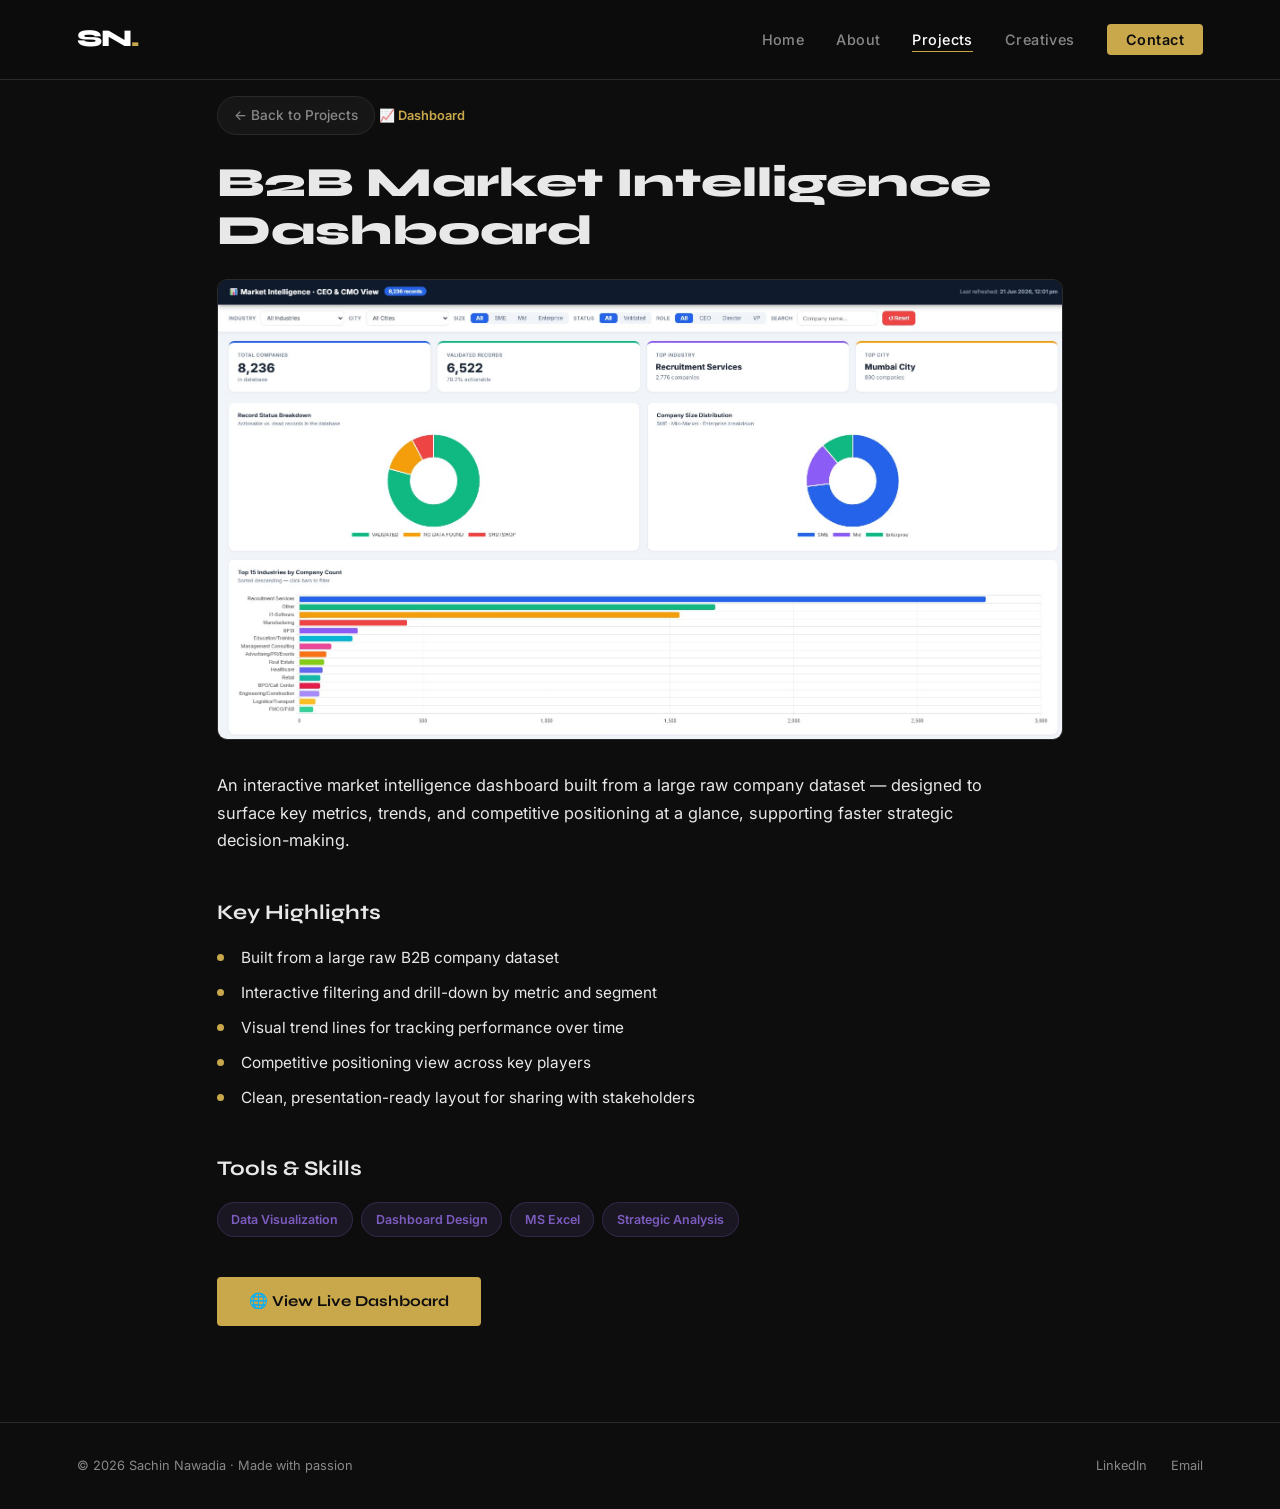
<file: files/project-dashboard.html>
<!DOCTYPE html>
<html lang="en">
<head>
  <meta charset="UTF-8" />
  <meta name="viewport" content="width=device-width, initial-scale=1.0"/>
  <title>B2B Market Intelligence Dashboard — Sachin Nawadia</title>
  <link rel="stylesheet" href="style.css" />
  <link href="https://fonts.googleapis.com/css2?family=Syne:wght@400;600;700;800&family=Inter:wght@300;400;500&display=swap" rel="stylesheet"/>
</head>
<body>

  <nav class="navbar">
    <div class="nav-logo">SN<span class="dot">.</span></div>
    <ul class="nav-links">
      <li><a href="index.html">Home</a></li>
      <li><a href="about.html">About</a></li>
      <li><a href="projects.html" class="active">Projects</a></li>
      <li><a href="creatives.html">Creatives</a></li>
      <li><a href="contact.html" class="nav-cta">Contact</a></li>
    </ul>
    <div class="hamburger" onclick="toggleMenu()">
      <span></span><span></span><span></span>
    </div>
  </nav>
  <div class="mobile-menu" id="mobileMenu">
    <ul>
      <li><a href="index.html" onclick="toggleMenu()">Home</a></li>
      <li><a href="about.html" onclick="toggleMenu()">About</a></li>
      <li><a href="projects.html" onclick="toggleMenu()">Projects</a></li>
      <li><a href="creatives.html" onclick="toggleMenu()">Creatives</a></li>
      <li><a href="contact.html" onclick="toggleMenu()">Contact</a></li>
    </ul>
  </div>

  <section class="detail-hero">
    <a href="projects.html" class="detail-back">&larr; Back to Projects</a>

    <div class="detail-tag">📈 Dashboard</div>
    <h1 class="detail-title">B2B Market Intelligence Dashboard</h1>

    <div class="detail-preview">
      <img src="thumb-dashboard.jpg" alt="B2B Market Intelligence Dashboard preview" />
    </div>

    <p class="detail-summary">An interactive market intelligence dashboard built from a large raw company dataset — designed to surface key metrics, trends, and competitive positioning at a glance, supporting faster strategic decision-making.</p>

    <h2 class="detail-section-heading">Key Highlights</h2>
    <ul class="detail-features">
      <li>Built from a large raw B2B company dataset</li>
      <li>Interactive filtering and drill-down by metric and segment</li>
      <li>Visual trend lines for tracking performance over time</li>
      <li>Competitive positioning view across key players</li>
      <li>Clean, presentation-ready layout for sharing with stakeholders</li>
    </ul>

    <h2 class="detail-section-heading">Tools &amp; Skills</h2>
    <div class="detail-tools">
      <span>Data Visualization</span>
      <span>Dashboard Design</span>
      <span>MS Excel</span>
      <span>Strategic Analysis</span>
    </div>

    <div class="detail-actions">
      <a href="files/market_intelligence_dashboard.html" class="btn-primary" target="_blank">🌐 View Live Dashboard</a>
    </div>
  </section>

  <footer class="footer">
    <p>© 2026 Sachin Nawadia · Made with passion</p>
    <div class="footer-links">
      <a href="https://www.linkedin.com/in/sachin-nawadia-37500527b" target="_blank">LinkedIn</a>
      <a href="mailto:sachinnawadia@gmail.com">Email</a>
    </div>
  </footer>

  <script src="script.js"></script>
</body>
</html>
</file>
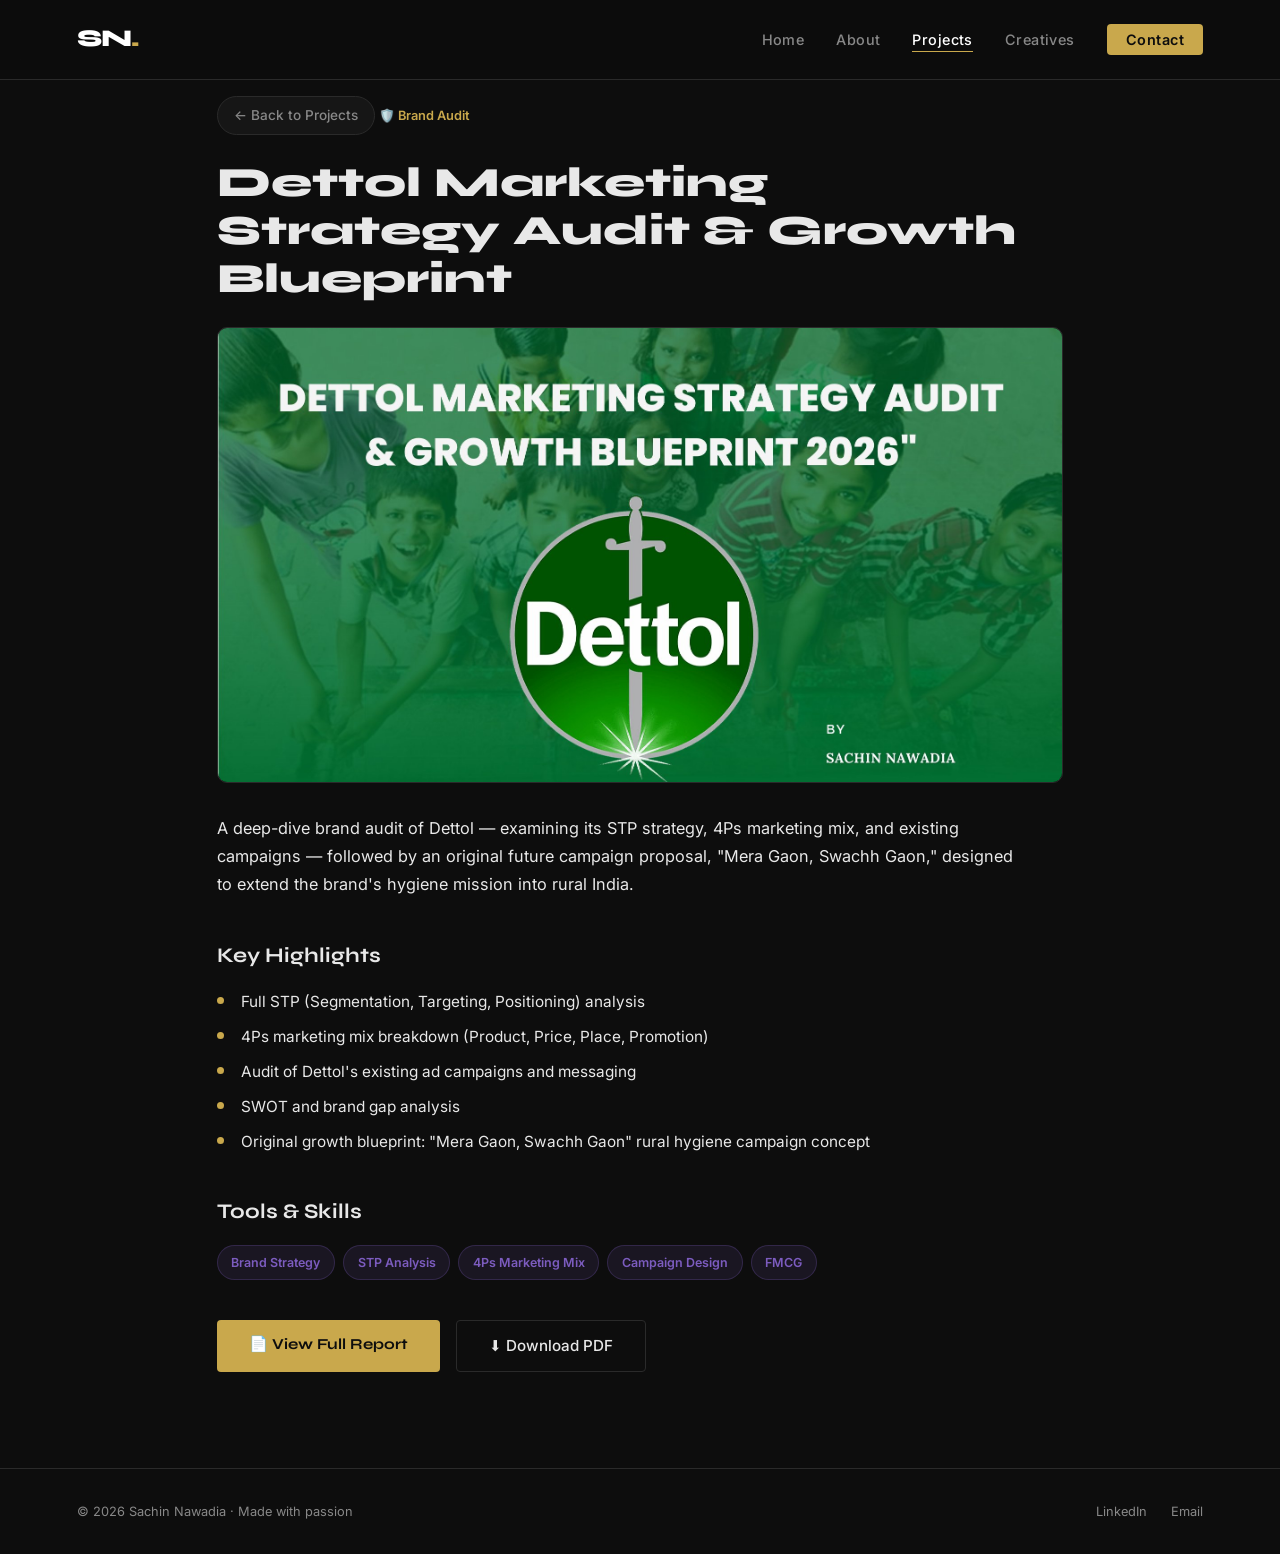
<file: files/project-dettol.html>
<!DOCTYPE html>
<html lang="en">
<head>
  <meta charset="UTF-8" />
  <meta name="viewport" content="width=device-width, initial-scale=1.0"/>
  <title>Dettol Marketing Strategy Audit & Growth Blueprint — Sachin Nawadia</title>
  <link rel="stylesheet" href="style.css" />
  <link href="https://fonts.googleapis.com/css2?family=Syne:wght@400;600;700;800&family=Inter:wght@300;400;500&display=swap" rel="stylesheet"/>
</head>
<body>

  <nav class="navbar">
    <div class="nav-logo">SN<span class="dot">.</span></div>
    <ul class="nav-links">
      <li><a href="index.html">Home</a></li>
      <li><a href="about.html">About</a></li>
      <li><a href="projects.html" class="active">Projects</a></li>
      <li><a href="creatives.html">Creatives</a></li>
      <li><a href="contact.html" class="nav-cta">Contact</a></li>
    </ul>
    <div class="hamburger" onclick="toggleMenu()">
      <span></span><span></span><span></span>
    </div>
  </nav>
  <div class="mobile-menu" id="mobileMenu">
    <ul>
      <li><a href="index.html" onclick="toggleMenu()">Home</a></li>
      <li><a href="about.html" onclick="toggleMenu()">About</a></li>
      <li><a href="projects.html" onclick="toggleMenu()">Projects</a></li>
      <li><a href="creatives.html" onclick="toggleMenu()">Creatives</a></li>
      <li><a href="contact.html" onclick="toggleMenu()">Contact</a></li>
    </ul>
  </div>

  <section class="detail-hero">
    <a href="projects.html" class="detail-back">&larr; Back to Projects</a>

    <div class="detail-tag">🛡️ Brand Audit</div>
    <h1 class="detail-title">Dettol Marketing Strategy Audit & Growth Blueprint</h1>

    <div class="detail-preview">
      <img src="thumb-dettol.jpg" alt="Dettol Marketing Strategy Audit & Growth Blueprint preview" />
    </div>

    <p class="detail-summary">A deep-dive brand audit of Dettol — examining its STP strategy, 4Ps marketing mix, and existing campaigns — followed by an original future campaign proposal, "Mera Gaon, Swachh Gaon," designed to extend the brand's hygiene mission into rural India.</p>

    <h2 class="detail-section-heading">Key Highlights</h2>
    <ul class="detail-features">
      <li>Full STP (Segmentation, Targeting, Positioning) analysis</li>
      <li>4Ps marketing mix breakdown (Product, Price, Place, Promotion)</li>
      <li>Audit of Dettol's existing ad campaigns and messaging</li>
      <li>SWOT and brand gap analysis</li>
      <li>Original growth blueprint: "Mera Gaon, Swachh Gaon" rural hygiene campaign concept</li>
    </ul>

    <h2 class="detail-section-heading">Tools &amp; Skills</h2>
    <div class="detail-tools">
      <span>Brand Strategy</span>
      <span>STP Analysis</span>
      <span>4Ps Marketing Mix</span>
      <span>Campaign Design</span>
      <span>FMCG</span>
    </div>

    <div class="detail-actions">
      <a href="files/Dettol_Marketing_Growth_Analysis.pdf" class="btn-primary" target="_blank">📄 View Full Report</a>
      <a href="files/Dettol_Marketing_Growth_Analysis.pdf" class="btn-ghost" download>⬇ Download PDF</a>
    </div>
  </section>

  <footer class="footer">
    <p>© 2026 Sachin Nawadia · Made with passion</p>
    <div class="footer-links">
      <a href="https://www.linkedin.com/in/sachin-nawadia-37500527b" target="_blank">LinkedIn</a>
      <a href="mailto:sachinnawadia@gmail.com">Email</a>
    </div>
  </footer>

  <script src="script.js"></script>
</body>
</html>
</file>
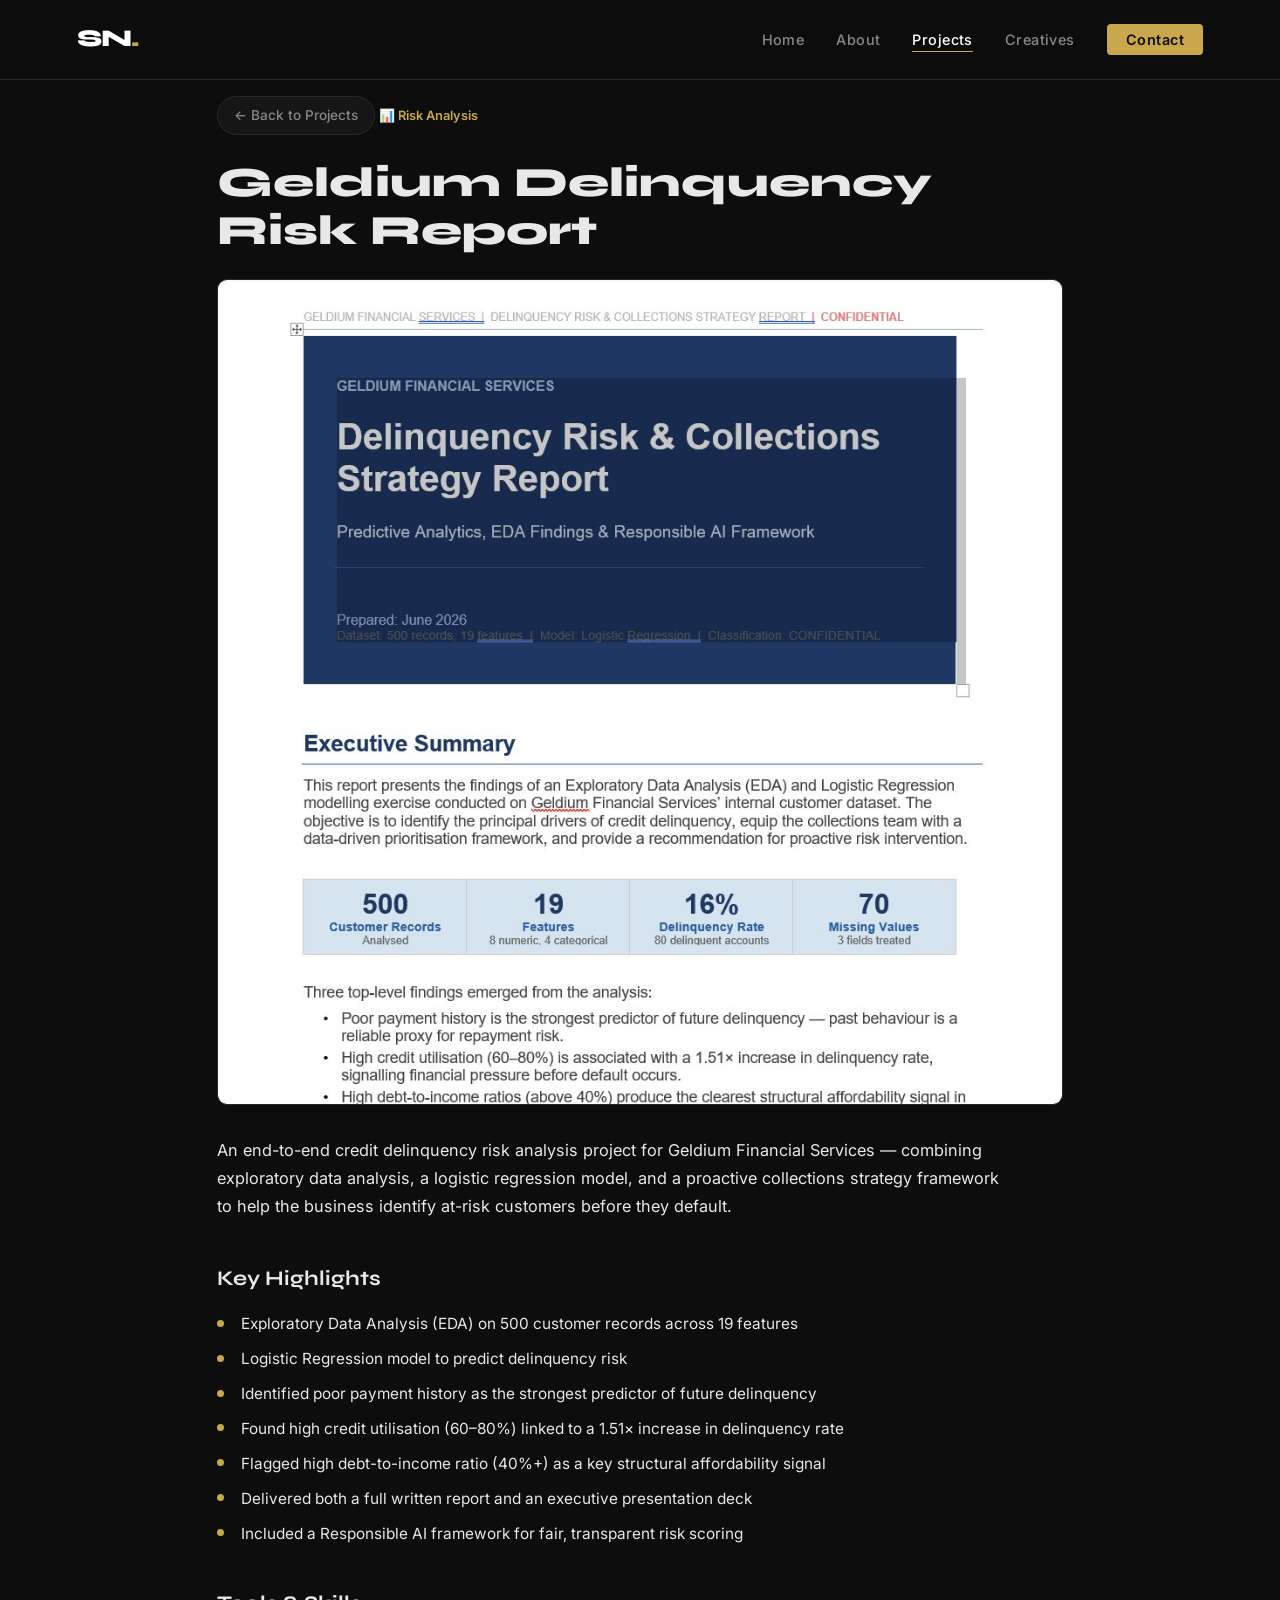
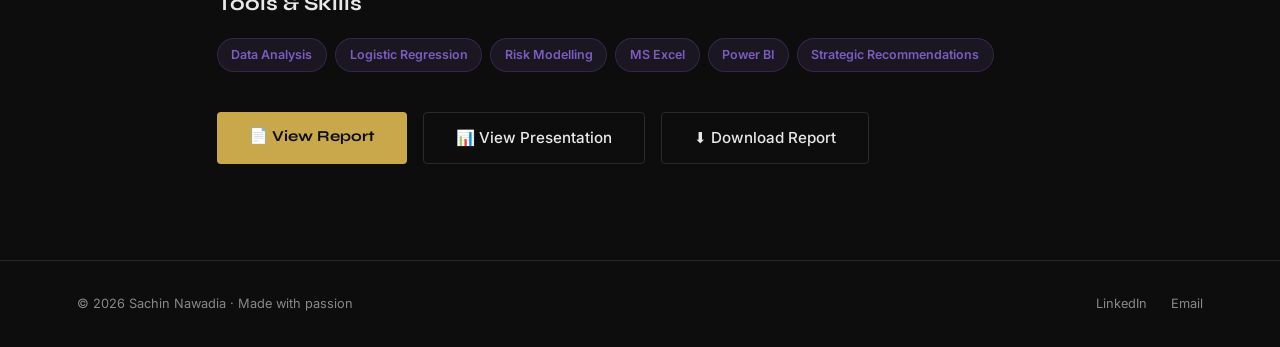
<file: files/project-geldium.html>
<!DOCTYPE html>
<html lang="en">
<head>
  <meta charset="UTF-8" />
  <meta name="viewport" content="width=device-width, initial-scale=1.0"/>
  <title>Geldium Delinquency Risk Report — Sachin Nawadia</title>
  <link rel="stylesheet" href="style.css" />
  <link href="https://fonts.googleapis.com/css2?family=Syne:wght@400;600;700;800&family=Inter:wght@300;400;500&display=swap" rel="stylesheet"/>
</head>
<body>

  <nav class="navbar">
    <div class="nav-logo">SN<span class="dot">.</span></div>
    <ul class="nav-links">
      <li><a href="index.html">Home</a></li>
      <li><a href="about.html">About</a></li>
      <li><a href="projects.html" class="active">Projects</a></li>
      <li><a href="creatives.html">Creatives</a></li>
      <li><a href="contact.html" class="nav-cta">Contact</a></li>
    </ul>
    <div class="hamburger" onclick="toggleMenu()">
      <span></span><span></span><span></span>
    </div>
  </nav>
  <div class="mobile-menu" id="mobileMenu">
    <ul>
      <li><a href="index.html" onclick="toggleMenu()">Home</a></li>
      <li><a href="about.html" onclick="toggleMenu()">About</a></li>
      <li><a href="projects.html" onclick="toggleMenu()">Projects</a></li>
      <li><a href="creatives.html" onclick="toggleMenu()">Creatives</a></li>
      <li><a href="contact.html" onclick="toggleMenu()">Contact</a></li>
    </ul>
  </div>

  <section class="detail-hero">
    <a href="projects.html" class="detail-back">&larr; Back to Projects</a>

    <div class="detail-tag">📊 Risk Analysis</div>
    <h1 class="detail-title">Geldium Delinquency Risk Report</h1>

    <div class="detail-preview">
      <img src="thumb-geldium-report.jpg" alt="Geldium Delinquency Risk Report preview" />
    </div>

    <p class="detail-summary">An end-to-end credit delinquency risk analysis project for Geldium Financial Services — combining exploratory data analysis, a logistic regression model, and a proactive collections strategy framework to help the business identify at-risk customers before they default.</p>

    <h2 class="detail-section-heading">Key Highlights</h2>
    <ul class="detail-features">
      <li>Exploratory Data Analysis (EDA) on 500 customer records across 19 features</li>
      <li>Logistic Regression model to predict delinquency risk</li>
      <li>Identified poor payment history as the strongest predictor of future delinquency</li>
      <li>Found high credit utilisation (60–80%) linked to a 1.51× increase in delinquency rate</li>
      <li>Flagged high debt-to-income ratio (40%+) as a key structural affordability signal</li>
      <li>Delivered both a full written report and an executive presentation deck</li>
      <li>Included a Responsible AI framework for fair, transparent risk scoring</li>
    </ul>

    <h2 class="detail-section-heading">Tools &amp; Skills</h2>
    <div class="detail-tools">
      <span>Data Analysis</span>
      <span>Logistic Regression</span>
      <span>Risk Modelling</span>
      <span>MS Excel</span>
      <span>Power BI</span>
      <span>Strategic Recommendations</span>
    </div>

    <div class="detail-actions">
      <a href="files/Geldium_Delinquency_Risk_Report.docx" class="btn-primary" target="_blank">📄 View Report</a>
      <a href="files/Geldium_Delinquency_Presentation.pptx" class="btn-ghost" target="_blank">📊 View Presentation</a>
      <a href="files/Geldium_Delinquency_Risk_Report.docx" class="btn-ghost" download>⬇ Download Report</a>
    </div>
  </section>

  <footer class="footer">
    <p>© 2026 Sachin Nawadia · Made with passion</p>
    <div class="footer-links">
      <a href="https://www.linkedin.com/in/sachin-nawadia-37500527b" target="_blank">LinkedIn</a>
      <a href="mailto:sachinnawadia@gmail.com">Email</a>
    </div>
  </footer>

  <script src="script.js"></script>
</body>
</html>
</file>
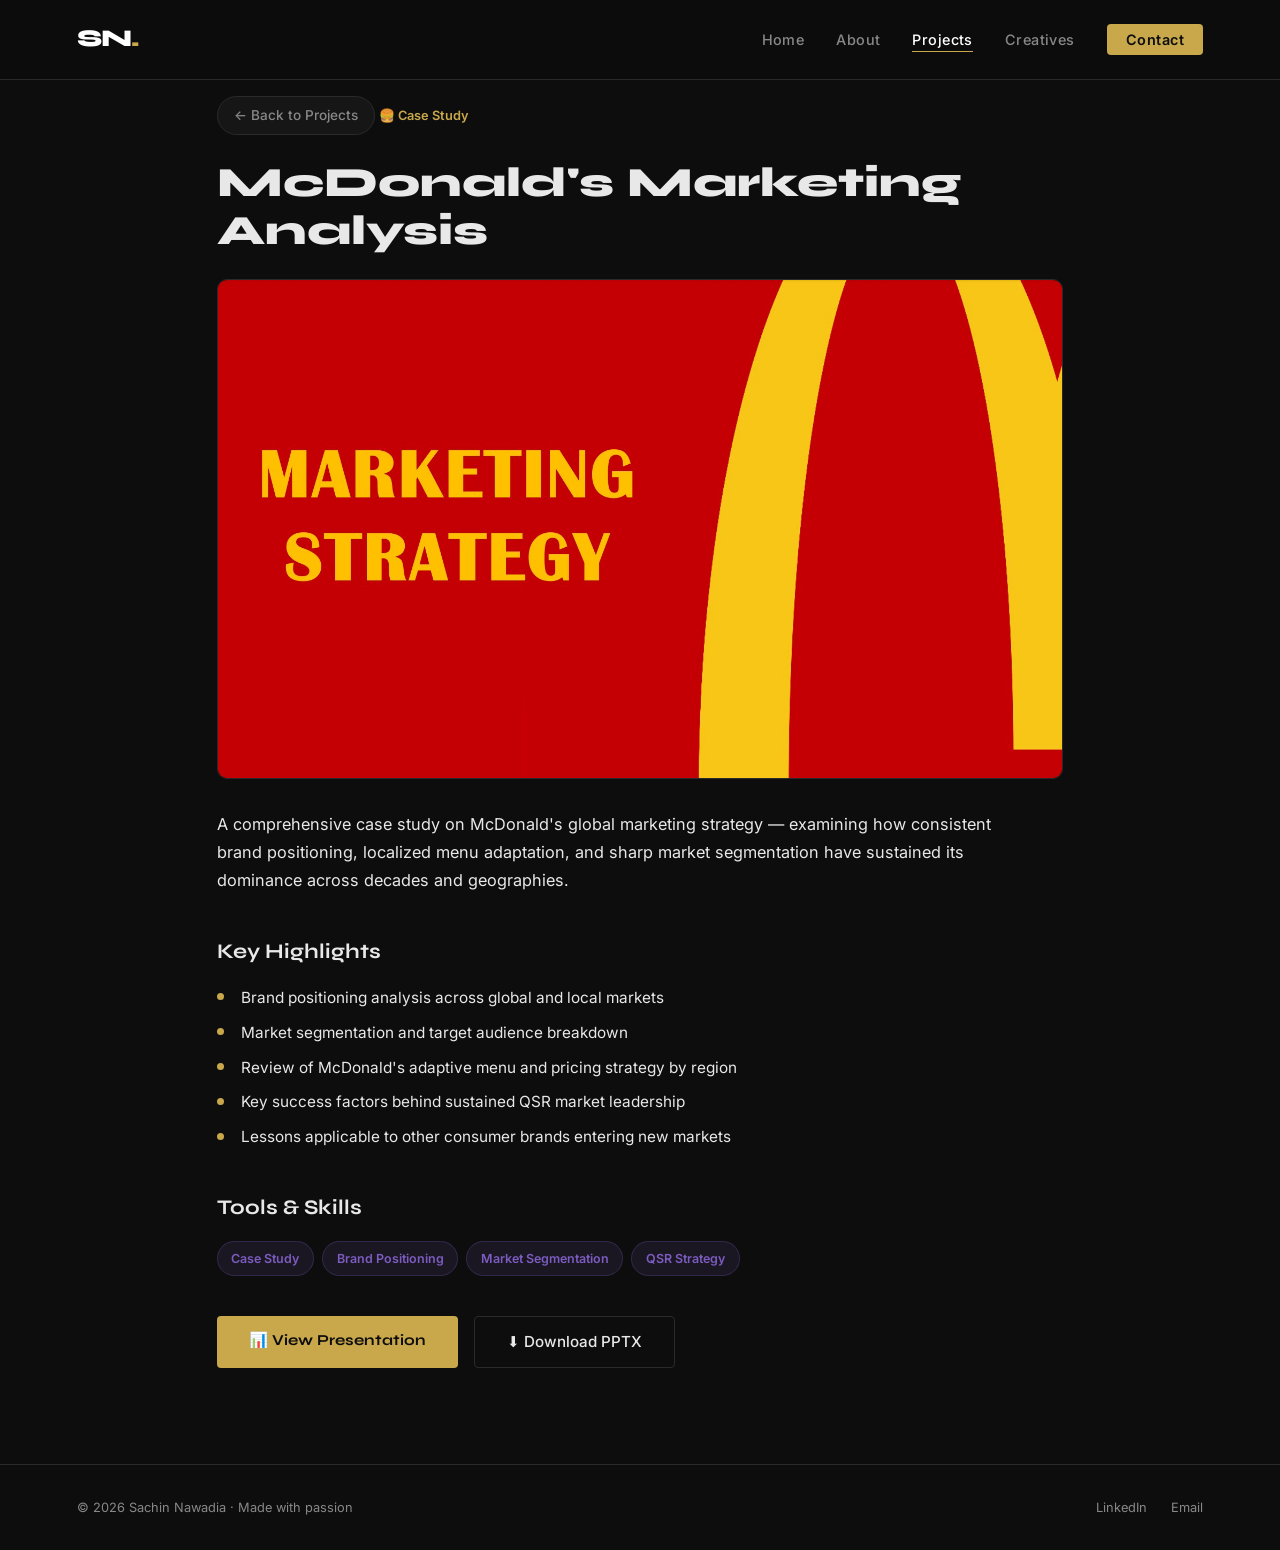
<file: files/project-mcdonalds.html>
<!DOCTYPE html>
<html lang="en">
<head>
  <meta charset="UTF-8" />
  <meta name="viewport" content="width=device-width, initial-scale=1.0"/>
  <title>McDonald's Marketing Analysis — Sachin Nawadia</title>
  <link rel="stylesheet" href="style.css" />
  <link href="https://fonts.googleapis.com/css2?family=Syne:wght@400;600;700;800&family=Inter:wght@300;400;500&display=swap" rel="stylesheet"/>
</head>
<body>

  <nav class="navbar">
    <div class="nav-logo">SN<span class="dot">.</span></div>
    <ul class="nav-links">
      <li><a href="index.html">Home</a></li>
      <li><a href="about.html">About</a></li>
      <li><a href="projects.html" class="active">Projects</a></li>
      <li><a href="creatives.html">Creatives</a></li>
      <li><a href="contact.html" class="nav-cta">Contact</a></li>
    </ul>
    <div class="hamburger" onclick="toggleMenu()">
      <span></span><span></span><span></span>
    </div>
  </nav>
  <div class="mobile-menu" id="mobileMenu">
    <ul>
      <li><a href="index.html" onclick="toggleMenu()">Home</a></li>
      <li><a href="about.html" onclick="toggleMenu()">About</a></li>
      <li><a href="projects.html" onclick="toggleMenu()">Projects</a></li>
      <li><a href="creatives.html" onclick="toggleMenu()">Creatives</a></li>
      <li><a href="contact.html" onclick="toggleMenu()">Contact</a></li>
    </ul>
  </div>

  <section class="detail-hero">
    <a href="projects.html" class="detail-back">&larr; Back to Projects</a>

    <div class="detail-tag">🍔 Case Study</div>
    <h1 class="detail-title">McDonald's Marketing Analysis</h1>

    <div class="detail-preview">
      <img src="thumb-mcdonalds.jpg" alt="McDonald's Marketing Analysis preview" />
    </div>

    <p class="detail-summary">A comprehensive case study on McDonald's global marketing strategy — examining how consistent brand positioning, localized menu adaptation, and sharp market segmentation have sustained its dominance across decades and geographies.</p>

    <h2 class="detail-section-heading">Key Highlights</h2>
    <ul class="detail-features">
      <li>Brand positioning analysis across global and local markets</li>
      <li>Market segmentation and target audience breakdown</li>
      <li>Review of McDonald's adaptive menu and pricing strategy by region</li>
      <li>Key success factors behind sustained QSR market leadership</li>
      <li>Lessons applicable to other consumer brands entering new markets</li>
    </ul>

    <h2 class="detail-section-heading">Tools &amp; Skills</h2>
    <div class="detail-tools">
      <span>Case Study</span>
      <span>Brand Positioning</span>
      <span>Market Segmentation</span>
      <span>QSR Strategy</span>
    </div>

    <div class="detail-actions">
      <a href="files/McDonalds_Marketing_Analysis.pptx" class="btn-primary" target="_blank">📊 View Presentation</a>
      <a href="files/McDonalds_Marketing_Analysis.pptx" class="btn-ghost" download>⬇ Download PPTX</a>
    </div>
  </section>

  <footer class="footer">
    <p>© 2026 Sachin Nawadia · Made with passion</p>
    <div class="footer-links">
      <a href="https://www.linkedin.com/in/sachin-nawadia-37500527b" target="_blank">LinkedIn</a>
      <a href="mailto:sachinnawadia@gmail.com">Email</a>
    </div>
  </footer>

  <script src="script.js"></script>
</body>
</html>
</file>
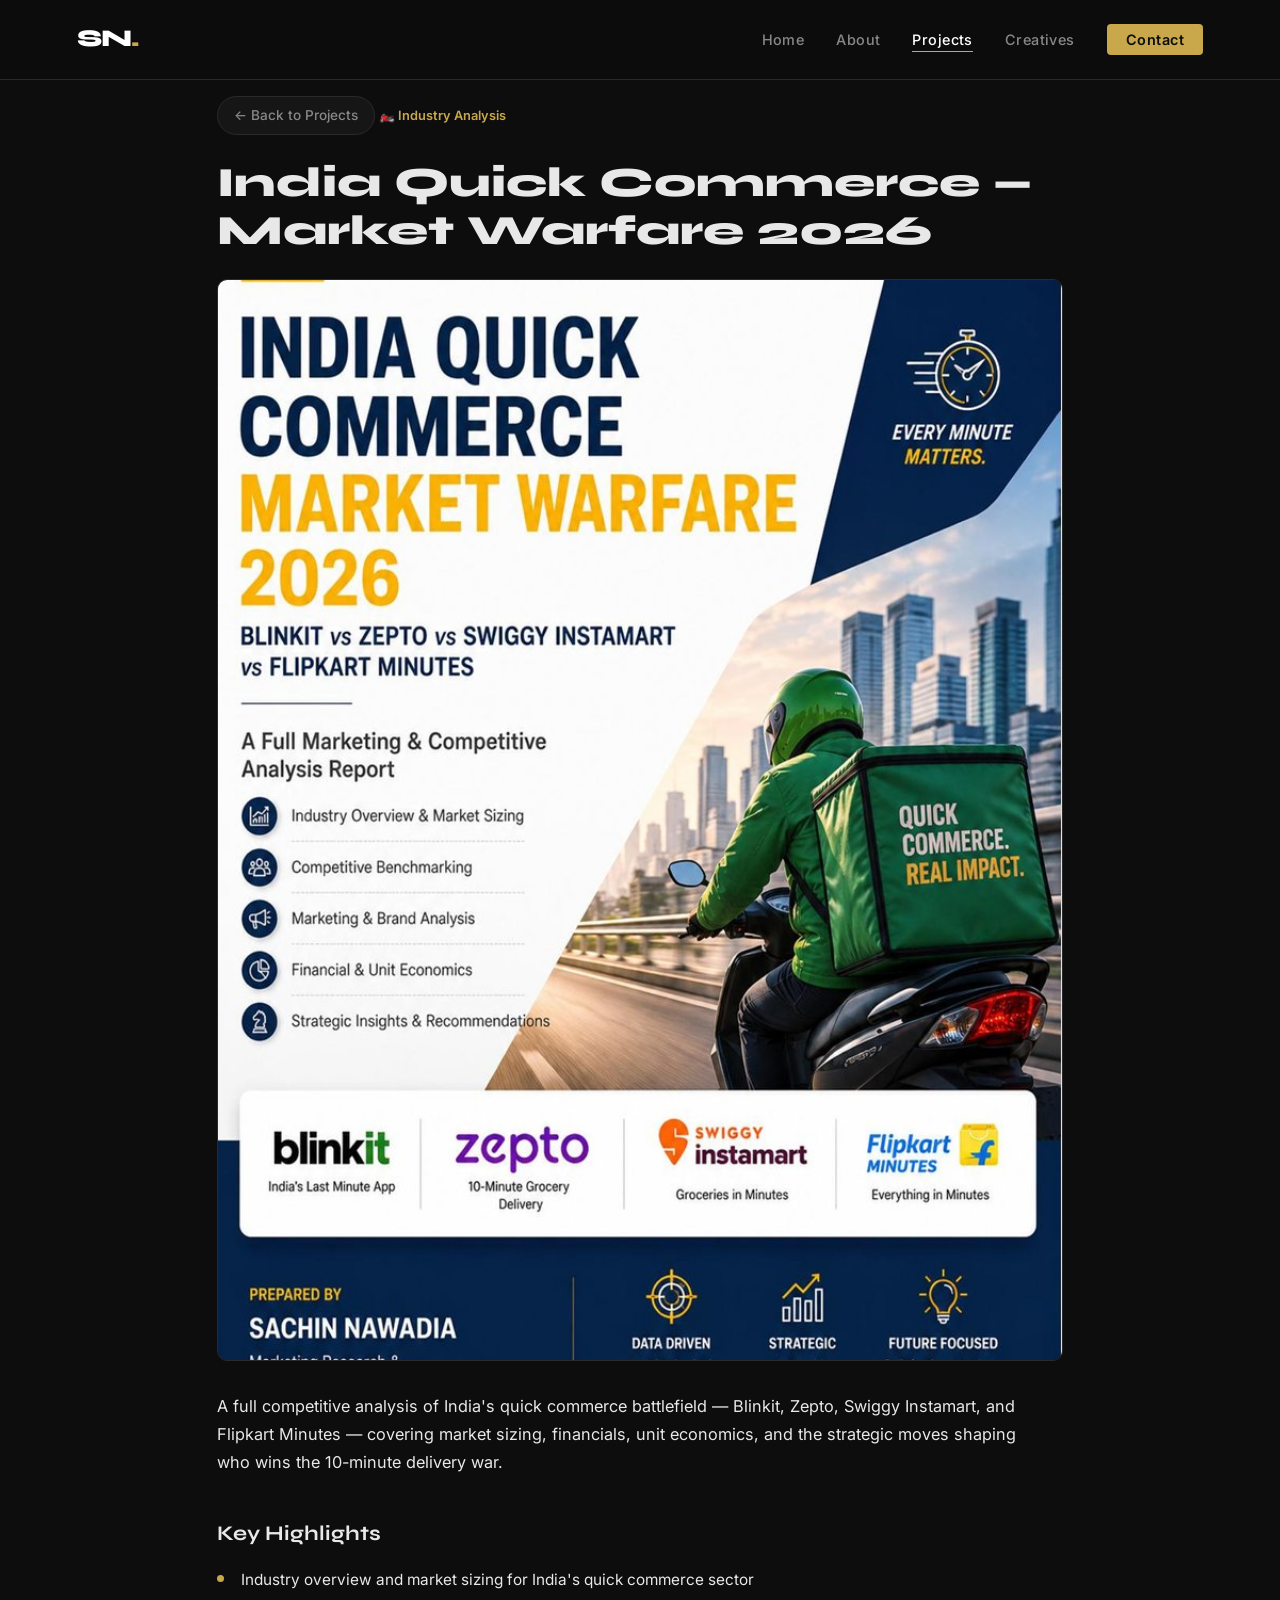
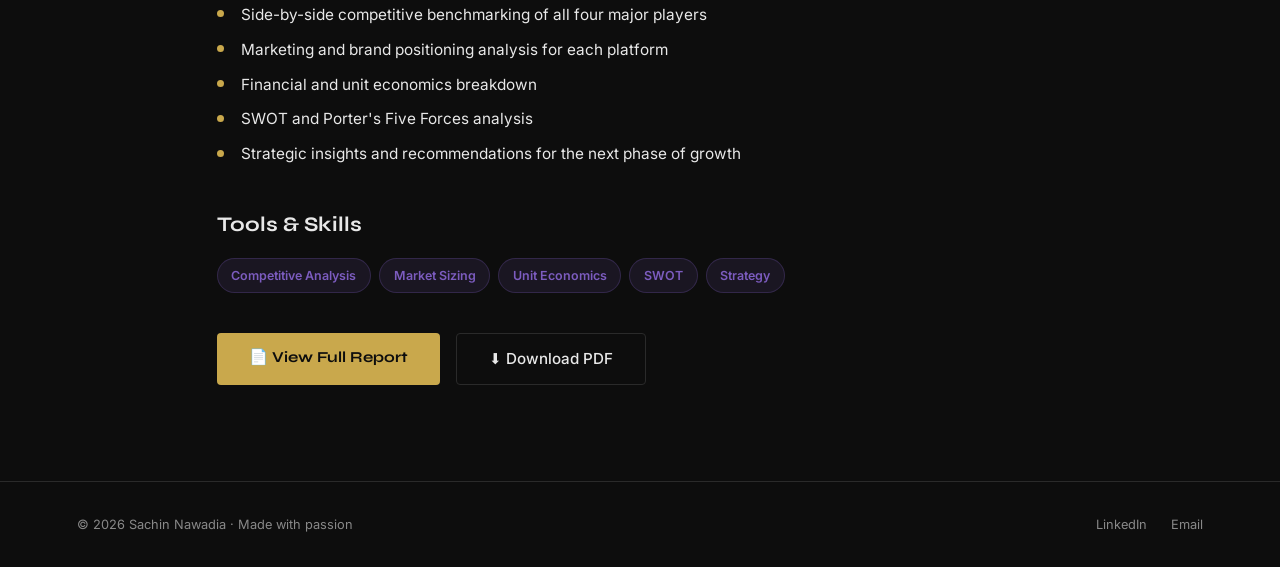
<file: files/project-quickcommerce.html>
<!DOCTYPE html>
<html lang="en">
<head>
  <meta charset="UTF-8" />
  <meta name="viewport" content="width=device-width, initial-scale=1.0"/>
  <title>India Quick Commerce — Market Warfare 2026 — Sachin Nawadia</title>
  <link rel="stylesheet" href="style.css" />
  <link href="https://fonts.googleapis.com/css2?family=Syne:wght@400;600;700;800&family=Inter:wght@300;400;500&display=swap" rel="stylesheet"/>
</head>
<body>

  <nav class="navbar">
    <div class="nav-logo">SN<span class="dot">.</span></div>
    <ul class="nav-links">
      <li><a href="index.html">Home</a></li>
      <li><a href="about.html">About</a></li>
      <li><a href="projects.html" class="active">Projects</a></li>
      <li><a href="creatives.html">Creatives</a></li>
      <li><a href="contact.html" class="nav-cta">Contact</a></li>
    </ul>
    <div class="hamburger" onclick="toggleMenu()">
      <span></span><span></span><span></span>
    </div>
  </nav>
  <div class="mobile-menu" id="mobileMenu">
    <ul>
      <li><a href="index.html" onclick="toggleMenu()">Home</a></li>
      <li><a href="about.html" onclick="toggleMenu()">About</a></li>
      <li><a href="projects.html" onclick="toggleMenu()">Projects</a></li>
      <li><a href="creatives.html" onclick="toggleMenu()">Creatives</a></li>
      <li><a href="contact.html" onclick="toggleMenu()">Contact</a></li>
    </ul>
  </div>

  <section class="detail-hero">
    <a href="projects.html" class="detail-back">&larr; Back to Projects</a>

    <div class="detail-tag">🏍️ Industry Analysis</div>
    <h1 class="detail-title">India Quick Commerce — Market Warfare 2026</h1>

    <div class="detail-preview">
      <img src="thumb-quickcommerce.jpg" alt="India Quick Commerce — Market Warfare 2026 preview" />
    </div>

    <p class="detail-summary">A full competitive analysis of India's quick commerce battlefield — Blinkit, Zepto, Swiggy Instamart, and Flipkart Minutes — covering market sizing, financials, unit economics, and the strategic moves shaping who wins the 10-minute delivery war.</p>

    <h2 class="detail-section-heading">Key Highlights</h2>
    <ul class="detail-features">
      <li>Industry overview and market sizing for India's quick commerce sector</li>
      <li>Side-by-side competitive benchmarking of all four major players</li>
      <li>Marketing and brand positioning analysis for each platform</li>
      <li>Financial and unit economics breakdown</li>
      <li>SWOT and Porter's Five Forces analysis</li>
      <li>Strategic insights and recommendations for the next phase of growth</li>
    </ul>

    <h2 class="detail-section-heading">Tools &amp; Skills</h2>
    <div class="detail-tools">
      <span>Competitive Analysis</span>
      <span>Market Sizing</span>
      <span>Unit Economics</span>
      <span>SWOT</span>
      <span>Strategy</span>
    </div>

    <div class="detail-actions">
      <a href="files/Quick_Commerce_Competitor_Analysis.pdf" class="btn-primary" target="_blank">📄 View Full Report</a>
      <a href="files/Quick_Commerce_Competitor_Analysis.pdf" class="btn-ghost" download>⬇ Download PDF</a>
    </div>
  </section>

  <footer class="footer">
    <p>© 2026 Sachin Nawadia · Made with passion</p>
    <div class="footer-links">
      <a href="https://www.linkedin.com/in/sachin-nawadia-37500527b" target="_blank">LinkedIn</a>
      <a href="mailto:sachinnawadia@gmail.com">Email</a>
    </div>
  </footer>

  <script src="script.js"></script>
</body>
</html>
</file>
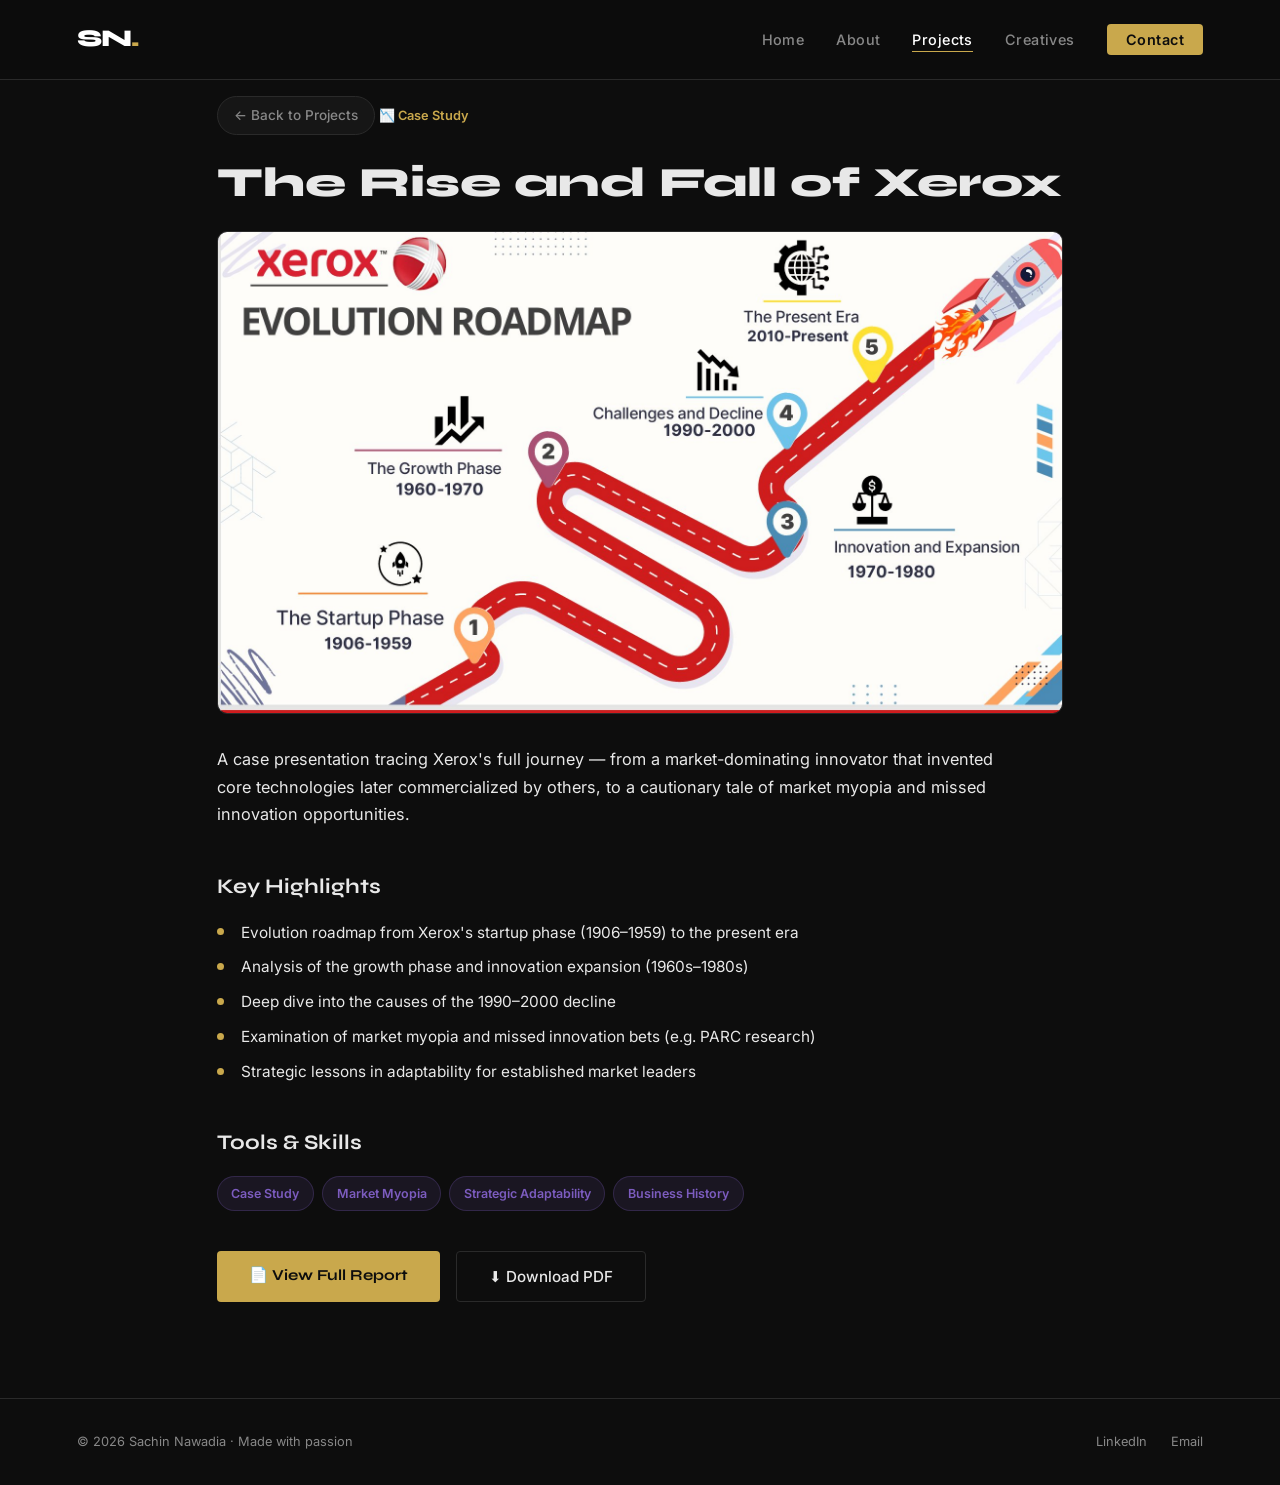
<file: files/project-xerox.html>
<!DOCTYPE html>
<html lang="en">
<head>
  <meta charset="UTF-8" />
  <meta name="viewport" content="width=device-width, initial-scale=1.0"/>
  <title>The Rise and Fall of Xerox — Sachin Nawadia</title>
  <link rel="stylesheet" href="style.css" />
  <link href="https://fonts.googleapis.com/css2?family=Syne:wght@400;600;700;800&family=Inter:wght@300;400;500&display=swap" rel="stylesheet"/>
</head>
<body>

  <nav class="navbar">
    <div class="nav-logo">SN<span class="dot">.</span></div>
    <ul class="nav-links">
      <li><a href="index.html">Home</a></li>
      <li><a href="about.html">About</a></li>
      <li><a href="projects.html" class="active">Projects</a></li>
      <li><a href="creatives.html">Creatives</a></li>
      <li><a href="contact.html" class="nav-cta">Contact</a></li>
    </ul>
    <div class="hamburger" onclick="toggleMenu()">
      <span></span><span></span><span></span>
    </div>
  </nav>
  <div class="mobile-menu" id="mobileMenu">
    <ul>
      <li><a href="index.html" onclick="toggleMenu()">Home</a></li>
      <li><a href="about.html" onclick="toggleMenu()">About</a></li>
      <li><a href="projects.html" onclick="toggleMenu()">Projects</a></li>
      <li><a href="creatives.html" onclick="toggleMenu()">Creatives</a></li>
      <li><a href="contact.html" onclick="toggleMenu()">Contact</a></li>
    </ul>
  </div>

  <section class="detail-hero">
    <a href="projects.html" class="detail-back">&larr; Back to Projects</a>

    <div class="detail-tag">📉 Case Study</div>
    <h1 class="detail-title">The Rise and Fall of Xerox</h1>

    <div class="detail-preview">
      <img src="thumb-xerox.jpg" alt="The Rise and Fall of Xerox preview" />
    </div>

    <p class="detail-summary">A case presentation tracing Xerox's full journey — from a market-dominating innovator that invented core technologies later commercialized by others, to a cautionary tale of market myopia and missed innovation opportunities.</p>

    <h2 class="detail-section-heading">Key Highlights</h2>
    <ul class="detail-features">
      <li>Evolution roadmap from Xerox's startup phase (1906–1959) to the present era</li>
      <li>Analysis of the growth phase and innovation expansion (1960s–1980s)</li>
      <li>Deep dive into the causes of the 1990–2000 decline</li>
      <li>Examination of market myopia and missed innovation bets (e.g. PARC research)</li>
      <li>Strategic lessons in adaptability for established market leaders</li>
    </ul>

    <h2 class="detail-section-heading">Tools &amp; Skills</h2>
    <div class="detail-tools">
      <span>Case Study</span>
      <span>Market Myopia</span>
      <span>Strategic Adaptability</span>
      <span>Business History</span>
    </div>

    <div class="detail-actions">
      <a href="files/Downfall_of_Xerox.pdf" class="btn-primary" target="_blank">📄 View Full Report</a>
      <a href="files/Downfall_of_Xerox.pdf" class="btn-ghost" download>⬇ Download PDF</a>
    </div>
  </section>

  <footer class="footer">
    <p>© 2026 Sachin Nawadia · Made with passion</p>
    <div class="footer-links">
      <a href="https://www.linkedin.com/in/sachin-nawadia-37500527b" target="_blank">LinkedIn</a>
      <a href="mailto:sachinnawadia@gmail.com">Email</a>
    </div>
  </footer>

  <script src="script.js"></script>
</body>
</html>
</file>
<file: files/style.css>
/* ===== RESET & BASE ===== */
*, *::before, *::after { box-sizing: border-box; margin: 0; padding: 0; }

:root {
  --bg: #0d0d0d;
  --surface: #161616;
  --border: #2a2a2a;
  --text: #e8e8e8;
  --muted: #888;
  --accent: #c9a84c;
  --accent2: #7c5cbf;
  --white: #ffffff;
  --font-display: 'Syne', sans-serif;
  --font-body: 'Inter', sans-serif;
}

html { scroll-behavior: smooth; }

body {
  background: var(--bg);
  color: var(--text);
  font-family: var(--font-body);
  font-weight: 400;
  line-height: 1.7;
  overflow-x: hidden;
}

a { text-decoration: none; color: inherit; }
img { max-width: 100%; display: block; }
ul { list-style: none; }

/* ===== NAVBAR ===== */
.navbar {
  position: fixed;
  top: 0; left: 0; right: 0;
  z-index: 999;
  display: flex;
  align-items: center;
  justify-content: space-between;
  padding: 1.2rem 6%;
  background: rgba(13,13,13,0.85);
  backdrop-filter: blur(12px);
  border-bottom: 1px solid var(--border);
}

.nav-logo {
  font-family: var(--font-display);
  font-size: 1.5rem;
  font-weight: 800;
  color: var(--white);
  letter-spacing: -1px;
}
.nav-logo .dot { color: var(--accent); }

.nav-links {
  display: flex;
  gap: 2rem;
  align-items: center;
}

.nav-links a {
  font-size: 0.9rem;
  font-weight: 500;
  color: var(--muted);
  letter-spacing: 0.03em;
  transition: color 0.25s;
  position: relative;
}
.nav-links a::after {
  content: '';
  position: absolute;
  bottom: -4px; left: 0;
  width: 0; height: 1px;
  background: var(--accent);
  transition: width 0.3s;
}
.nav-links a:hover,
.nav-links a.active { color: var(--white); }
.nav-links a:hover::after,
.nav-links a.active::after { width: 100%; }

.nav-cta {
  background: var(--accent);
  color: #0d0d0d !important;
  padding: 0.45rem 1.2rem;
  border-radius: 4px;
  font-weight: 600 !important;
  transition: opacity 0.2s !important;
}
.nav-cta::after { display: none !important; }
.nav-cta:hover { opacity: 0.85; }

/* ===== HAMBURGER ===== */
.hamburger {
  display: none;
  flex-direction: column;
  gap: 5px;
  cursor: pointer;
}
.hamburger span {
  display: block;
  width: 24px; height: 2px;
  background: var(--white);
  transition: all 0.3s;
}

/* ===== MOBILE MENU ===== */
.mobile-menu {
  display: none;
  position: fixed;
  top: 64px; left: 0; right: 0;
  background: var(--surface);
  border-bottom: 1px solid var(--border);
  z-index: 998;
  padding: 1.5rem 6%;
}
.mobile-menu.open { display: block; }
.mobile-menu ul { display: flex; flex-direction: column; gap: 1.2rem; }
.mobile-menu a {
  font-size: 1.1rem;
  font-weight: 500;
  color: var(--text);
}

/* ===== BUTTONS ===== */
.btn-primary {
  display: inline-block;
  padding: 0.75rem 2rem;
  background: var(--accent);
  color: #0d0d0d;
  font-weight: 700;
  font-family: var(--font-display);
  border-radius: 4px;
  transition: opacity 0.2s, transform 0.2s;
  font-size: 0.95rem;
}
.btn-primary:hover { opacity: 0.85; transform: translateY(-2px); }

.btn-ghost {
  display: inline-block;
  padding: 0.75rem 2rem;
  border: 1px solid var(--border);
  color: var(--text);
  font-weight: 500;
  border-radius: 4px;
  transition: border-color 0.2s, color 0.2s, transform 0.2s;
  font-size: 0.95rem;
}
.btn-ghost:hover {
  border-color: var(--accent);
  color: var(--accent);
  transform: translateY(-2px);
}

/* ===== SECTION LABELS ===== */
.section-label {
  font-size: 0.75rem;
  font-weight: 600;
  letter-spacing: 0.15em;
  text-transform: uppercase;
  color: var(--accent);
  margin-bottom: 0.75rem;
}

.section-title {
  font-family: var(--font-display);
  font-size: clamp(2rem, 4vw, 3rem);
  font-weight: 800;
  color: var(--white);
  line-height: 1.1;
  margin-bottom: 2.5rem;
}
.section-title .dot { color: var(--accent); }

/* ===== HERO ===== */
.hero {
  min-height: 100vh;
  display: flex;
  flex-direction: column;
  justify-content: center;
  padding: 8rem 6% 4rem;
  position: relative;
  overflow: hidden;
}
.hero::before {
  content: '';
  position: absolute;
  top: -200px; right: -200px;
  width: 600px; height: 600px;
  background: radial-gradient(circle, rgba(124,92,191,0.12) 0%, transparent 70%);
  pointer-events: none;
}
.hero::after {
  content: '';
  position: absolute;
  bottom: -100px; left: -100px;
  width: 400px; height: 400px;
  background: radial-gradient(circle, rgba(201,168,76,0.08) 0%, transparent 70%);
  pointer-events: none;
}

.hero-tag {
  font-size: 0.75rem;
  letter-spacing: 0.2em;
  text-transform: uppercase;
  color: var(--accent);
  font-weight: 600;
  margin-bottom: 1.5rem;
}

.hero-title {
  font-family: var(--font-display);
  font-size: clamp(3rem, 8vw, 6.5rem);
  font-weight: 800;
  line-height: 1.0;
  color: var(--white);
  margin-bottom: 1.5rem;
  letter-spacing: -2px;
}
.hero-title .highlight {
  color: var(--accent);
  display: block;
}

.hero-sub {
  font-size: 1.1rem;
  color: var(--muted);
  max-width: 500px;
  margin-bottom: 2.5rem;
  line-height: 1.8;
}

.hero-btns {
  display: flex;
  gap: 1rem;
  flex-wrap: wrap;
}

/* ===== MARQUEE ===== */
.hero-marquee {
  margin-top: 5rem;
  overflow: hidden;
  padding: 1rem 0;
  border-top: 1px solid var(--border);
  border-bottom: 1px solid var(--border);
}
.marquee-track {
  display: flex;
  gap: 2rem;
  white-space: nowrap;
  animation: marquee 20s linear infinite;
  width: max-content;
}
.marquee-track span {
  font-size: 0.85rem;
  font-weight: 500;
  color: var(--muted);
  letter-spacing: 0.05em;
}
@keyframes marquee {
  from { transform: translateX(0); }
  to { transform: translateX(-50%); }
}

/* ===== HERO WITH PHOTO ===== */
.hero-with-photo {
  display: grid;
  grid-template-columns: 1.3fr 1fr;
  gap: 3rem;
  align-items: center;
}
.hero-with-photo .hero-marquee {
  grid-column: 1 / -1;
}
.hero-photo-col {
  display: flex;
  justify-content: center;
}
.hero-photo-wrap {
  position: relative;
  width: 100%;
  max-width: 340px;
}
.hero-photo {
  width: 100%;
  aspect-ratio: 3/4;
  object-fit: cover;
  border-radius: 10px;
  border: 1px solid var(--border);
  position: relative;
  z-index: 2;
}
.hero-photo-decor {
  position: absolute;
  top: 16px; left: 16px;
  width: 100%; height: 100%;
  border: 2px solid var(--accent);
  border-radius: 10px;
  z-index: 1;
}

@media (max-width: 900px) {
  .hero-with-photo {
    grid-template-columns: 1fr;
    text-align: center;
  }
  .hero-photo-col { order: -1; margin-bottom: 1rem; }
  .hero-photo-wrap { max-width: 220px; }
  .hero-btns { justify-content: center; }
}

/* ===== PAGE HERO (inner pages) ===== */
.page-hero {
  padding: 10rem 6% 4rem;
  border-bottom: 1px solid var(--border);
}
.page-title {
  font-family: var(--font-display);
  font-size: clamp(2.5rem, 6vw, 5rem);
  font-weight: 800;
  color: var(--white);
  line-height: 1.05;
  letter-spacing: -2px;
}
.page-title .highlight { color: var(--accent); }

/* ===== FEATURED SECTION ===== */
.featured, .projects-section, .graphic-section {
  padding: 6rem 6%;
}

.work-grid, .projects-grid, .graphic-grid {
  display: grid;
  grid-template-columns: repeat(auto-fill, minmax(300px, 1fr));
  gap: 2rem;
  align-items: start;
}

.work-card, .project-card, .graphic-card {
  background: var(--surface);
  border: 1px solid var(--border);
  border-radius: 8px;
  overflow: hidden;
  display: flex;
  flex-direction: column;
  transition: transform 0.3s, border-color 0.3s;
}
.work-card {
  cursor: pointer;
}
.work-card:hover, .project-card:hover, .graphic-card:hover {
  transform: translateY(-6px);
  border-color: var(--accent);
}

.card-img, .placeholder-img {
  width: 100%;
  height: 200px;
  position: relative;
  display: flex;
  align-items: flex-end;
  padding: 1rem;
}
.p1 { background: linear-gradient(135deg, #1a0e2e, #3d2066); }
.p2 { background: linear-gradient(135deg, #0e1a1a, #1a4a3a); }
.p3 { background: linear-gradient(135deg, #1a1000, #4a3200); }
.p4 { background: linear-gradient(135deg, #1a0a0a, #4a1a1a); }
.p5 { background: linear-gradient(135deg, #0a0a1a, #1a1a4a); }
.p6 { background: linear-gradient(135deg, #0e1a10, #1a4a20); }

.card-category {
  font-size: 0.7rem;
  font-weight: 600;
  letter-spacing: 0.1em;
  text-transform: uppercase;
  background: var(--accent);
  color: #0d0d0d;
  padding: 0.25rem 0.65rem;
  border-radius: 3px;
}

.card-info {
  padding: 1.25rem;
  display: flex;
  flex-direction: column;
  flex: 1;
}
.card-info h3 {
  font-family: var(--font-display);
  font-size: 1.1rem;
  font-weight: 700;
  color: var(--white);
  margin-bottom: 0.4rem;
}
.card-info p {
  font-size: 0.85rem;
  color: var(--muted);
  flex-grow: 1;
}

.see-all {
  text-align: center;
  margin-top: 3rem;
}

/* ===== SKILLS SECTION ===== */
.skills-section {
  padding: 4rem 6%;
  border-top: 1px solid var(--border);
}
.skills-grid {
  display: grid;
  grid-template-columns: repeat(auto-fill, minmax(180px, 1fr));
  gap: 1.5rem;
  margin-top: 1rem;
}
.skill-item {
  background: var(--surface);
  border: 1px solid var(--border);
  border-radius: 8px;
  padding: 1.5rem;
  transition: border-color 0.3s;
}
.skill-item:hover { border-color: var(--accent2); }
.skill-icon { font-size: 1.8rem; margin-bottom: 0.75rem; }
.skill-item h4 {
  font-family: var(--font-display);
  font-weight: 700;
  color: var(--white);
  margin-bottom: 0.3rem;
  font-size: 0.95rem;
}
.skill-item p { font-size: 0.8rem; color: var(--muted); }

/* ===== ABOUT PAGE ===== */
.about-section {
  padding: 5rem 6%;
}
.about-grid {
  display: grid;
  grid-template-columns: 1fr 1.4fr;
  gap: 5rem;
  align-items: center;
}
.about-img-wrap {
  position: relative;
}
.about-img-placeholder {
  width: 100%;
  aspect-ratio: 3/4;
  background: var(--surface);
  border: 1px solid var(--border);
  border-radius: 8px;
  display: flex;
  align-items: center;
  justify-content: center;
  color: var(--muted);
  font-size: 0.9rem;
}
.about-photo {
  width: 100%;
  aspect-ratio: 3/4;
  object-fit: cover;
  border-radius: 8px;
  border: 1px solid var(--border);
  position: relative;
  z-index: 2;
}
.about-img-decor {
  position: absolute;
  bottom: -16px; right: -16px;
  width: 100%; height: 100%;
  border: 2px solid var(--accent);
  border-radius: 8px;
  z-index: -1;
}
.about-text h2 {
  font-family: var(--font-display);
  font-size: 2rem;
  font-weight: 800;
  color: var(--white);
  margin-bottom: 1.2rem;
}
.about-text p {
  color: var(--muted);
  margin-bottom: 1rem;
  font-size: 1rem;
  line-height: 1.8;
}
.about-text strong { color: var(--text); }

/* ===== TIMELINE ===== */
.timeline-section { padding: 4rem 6%; border-top: 1px solid var(--border); }
.timeline { position: relative; padding-left: 2rem; margin-top: 1rem; }
.timeline::before {
  content: '';
  position: absolute;
  top: 0; left: 0;
  width: 1px; height: 100%;
  background: var(--border);
}
.timeline-item {
  position: relative;
  padding-bottom: 2.5rem;
  padding-left: 2rem;
}
.timeline-dot {
  position: absolute;
  left: -2.5rem;
  top: 6px;
  width: 10px; height: 10px;
  border-radius: 50%;
  background: var(--accent);
  border: 2px solid var(--bg);
  box-shadow: 0 0 0 3px var(--accent2);
}
.timeline-year {
  font-size: 0.75rem;
  color: var(--accent);
  font-weight: 600;
  letter-spacing: 0.08em;
  margin-bottom: 0.4rem;
}
.timeline-content h4 {
  font-family: var(--font-display);
  font-weight: 700;
  color: var(--white);
  font-size: 1rem;
  margin-bottom: 0.3rem;
}
.timeline-content p { font-size: 0.85rem; color: var(--muted); }

/* ===== TOOLS ===== */
.tools-section { padding: 4rem 6%; border-top: 1px solid var(--border); }
.tools-grid {
  display: flex;
  flex-wrap: wrap;
  gap: 0.75rem;
  margin-top: 1rem;
}
.tool-tag {
  padding: 0.5rem 1rem;
  border: 1px solid var(--border);
  border-radius: 4px;
  font-size: 0.85rem;
  color: var(--muted);
  background: var(--surface);
  transition: border-color 0.2s, color 0.2s;
}
.tool-tag:hover { border-color: var(--accent2); color: var(--white); }

/* ===== CONTACT PAGE ===== */
.contact-section {
  padding: 5rem 6%;
  display: grid;
  grid-template-columns: 1fr 1fr;
  gap: 5rem;
  align-items: start;
}
.contact-info h2 {
  font-family: var(--font-display);
  font-size: 1.8rem;
  font-weight: 800;
  color: var(--white);
  margin-bottom: 1rem;
}
.contact-info p {
  color: var(--muted);
  font-size: 1rem;
  line-height: 1.8;
  margin-bottom: 2rem;
}
.contact-links { display: flex; flex-direction: column; gap: 1rem; }
.contact-link-item {
  display: flex;
  align-items: center;
  gap: 1rem;
  padding: 1rem 1.25rem;
  background: var(--surface);
  border: 1px solid var(--border);
  border-radius: 6px;
  transition: border-color 0.2s;
  cursor: pointer;
}
.contact-link-item:hover { border-color: var(--accent); }
.contact-link-item .icon { font-size: 1.2rem; }
.contact-link-item .label {
  font-size: 0.75rem;
  color: var(--muted);
  text-transform: uppercase;
  letter-spacing: 0.08em;
}
.contact-link-item .value {
  font-size: 0.95rem;
  color: var(--white);
  font-weight: 500;
}

/* Contact Form */
.contact-form { display: flex; flex-direction: column; gap: 1.25rem; }
.form-group { display: flex; flex-direction: column; gap: 0.4rem; }
.form-group label {
  font-size: 0.75rem;
  font-weight: 600;
  letter-spacing: 0.1em;
  text-transform: uppercase;
  color: var(--muted);
}
.form-group input,
.form-group textarea,
.form-group select {
  background: var(--surface);
  border: 1px solid var(--border);
  border-radius: 6px;
  padding: 0.85rem 1rem;
  color: var(--text);
  font-family: var(--font-body);
  font-size: 0.95rem;
  outline: none;
  transition: border-color 0.2s;
  width: 100%;
  resize: vertical;
}
.form-group input:focus,
.form-group textarea:focus,
.form-group select:focus {
  border-color: var(--accent);
}
.form-group textarea { min-height: 130px; }
.form-group select { appearance: none; cursor: pointer; }
.form-row { display: grid; grid-template-columns: 1fr 1fr; gap: 1rem; }
.form-submit { margin-top: 0.5rem; }
.form-success {
  display: none;
  text-align: center;
  padding: 2rem;
  background: rgba(201,168,76,0.07);
  border: 1px solid var(--accent);
  border-radius: 8px;
  color: var(--accent);
  font-family: var(--font-display);
  font-size: 1.1rem;
  font-weight: 700;
}

/* ===== FOOTER ===== */
.footer {
  padding: 2rem 6%;
  border-top: 1px solid var(--border);
  display: flex;
  align-items: center;
  justify-content: space-between;
  flex-wrap: wrap;
  gap: 1rem;
}
.footer p { font-size: 0.8rem; color: var(--muted); }
.footer-links { display: flex; gap: 1.5rem; }
.footer-links a {
  font-size: 0.8rem;
  color: var(--muted);
  transition: color 0.2s;
}
.footer-links a:hover { color: var(--accent); }

/* ===== FILTER TABS ===== */
.filter-tabs {
  display: flex;
  gap: 0.75rem;
  flex-wrap: wrap;
  margin-bottom: 2.5rem;
}
.filter-btn {
  padding: 0.45rem 1.1rem;
  border: 1px solid var(--border);
  border-radius: 4px;
  background: transparent;
  color: var(--muted);
  font-size: 0.85rem;
  cursor: pointer;
  font-family: var(--font-body);
  transition: all 0.2s;
}
.filter-btn.active,
.filter-btn:hover {
  background: var(--accent);
  border-color: var(--accent);
  color: #0d0d0d;
  font-weight: 600;
}

/* ===== REVEAL ANIMATION ===== */
.reveal {
  opacity: 0;
  transform: translateY(28px);
  transition: opacity 0.65s ease, transform 0.65s ease;
}
.reveal.visible {
  opacity: 1;
  transform: translateY(0);
}

/* ===== RESPONSIVE ===== */
@media (max-width: 768px) {
  .nav-links { display: none; }
  .hamburger { display: flex; }
  .hero-title { letter-spacing: -1px; }
  .about-grid { grid-template-columns: 1fr; gap: 2.5rem; }
  .about-img-decor { display: none; }
  .contact-section { grid-template-columns: 1fr; gap: 3rem; }
  .form-row { grid-template-columns: 1fr; }
}
/* ===== PROJECT LINKS ===== */
.project-links {
  display: flex;
  flex-direction: column;
  gap: 0.5rem;
  margin-top: 1rem;
}
.project-link {
  display: block;
  text-align: center;
  padding: 0.6rem 1rem;
  background: var(--surface);
  border: 1px solid var(--border);
  border-radius: 6px;
  font-size: 0.85rem;
  font-weight: 600;
  color: var(--text);
  transition: border-color 0.2s, background 0.2s;
}
.project-link:hover {
  border-color: var(--accent);
  background: rgba(201,168,76,0.08);
  color: var(--accent);
}
.card-tags {
  display: flex;
  flex-wrap: wrap;
  gap: 0.4rem;
  margin-top: 0.75rem;
}
.tag {
  font-size: 0.7rem;
  font-weight: 600;
  letter-spacing: 0.05em;
  padding: 0.2rem 0.6rem;
  border-radius: 3px;
  background: rgba(124,92,191,0.15);
  color: var(--accent2);
  border: 1px solid rgba(124,92,191,0.25);
}

/* ===== PROJECT DETAIL PAGE ===== */
.detail-back {
  display: inline-flex;
  align-items: center;
  gap: 0.4rem;
  padding: 0.45rem 1rem;
  background: var(--surface);
  border: 1px solid var(--border);
  border-radius: 30px;
  color: var(--muted);
  font-size: 0.85rem;
  font-weight: 500;
  text-decoration: none;
  margin-bottom: 1.5rem;
  transition: border-color 0.2s, color 0.2s;
}
.detail-back:hover { border-color: var(--accent); color: var(--accent); }

.detail-hero { padding: 6rem 6% 2rem; max-width: 1000px; margin: 0 auto; }

.detail-tag {
  display: inline-flex;
  align-items: center;
  gap: 0.4rem;
  font-size: 0.8rem;
  font-weight: 600;
  color: var(--accent);
  margin-bottom: 0.75rem;
}

.detail-title {
  font-family: 'Syne', sans-serif;
  font-size: clamp(1.8rem, 4vw, 2.6rem);
  font-weight: 800;
  line-height: 1.15;
  margin-bottom: 1.5rem;
}

.detail-preview {
  width: 100%;
  border-radius: 10px;
  overflow: hidden;
  border: 1px solid var(--border);
  background: var(--surface);
  margin-bottom: 2rem;
}
.detail-preview img {
  width: 100%;
  display: block;
}

.detail-summary {
  font-size: 1.02rem;
  line-height: 1.7;
  color: var(--text);
  margin-bottom: 2.5rem;
  max-width: 800px;
}

.detail-section-heading {
  font-family: 'Syne', sans-serif;
  font-size: 1.3rem;
  font-weight: 700;
  margin-bottom: 1rem;
}

.detail-features {
  list-style: none;
  margin-bottom: 2.5rem;
  display: grid;
  gap: 0.65rem;
}
.detail-features li {
  position: relative;
  padding-left: 1.5rem;
  color: var(--text);
  line-height: 1.6;
  font-size: 0.96rem;
}
.detail-features li::before {
  content: "";
  position: absolute;
  left: 0;
  top: 0.5em;
  width: 7px;
  height: 7px;
  border-radius: 50%;
  background: var(--accent);
}

.detail-tools {
  display: flex;
  flex-wrap: wrap;
  gap: 0.5rem;
  margin-bottom: 2.5rem;
}
.detail-tools span {
  font-size: 0.78rem;
  font-weight: 600;
  padding: 0.35rem 0.85rem;
  border-radius: 30px;
  background: rgba(124,92,191,0.12);
  color: var(--accent2);
  border: 1px solid rgba(124,92,191,0.25);
}

.detail-actions { display: flex; gap: 1rem; flex-wrap: wrap; margin-bottom: 4rem; }
</file>
